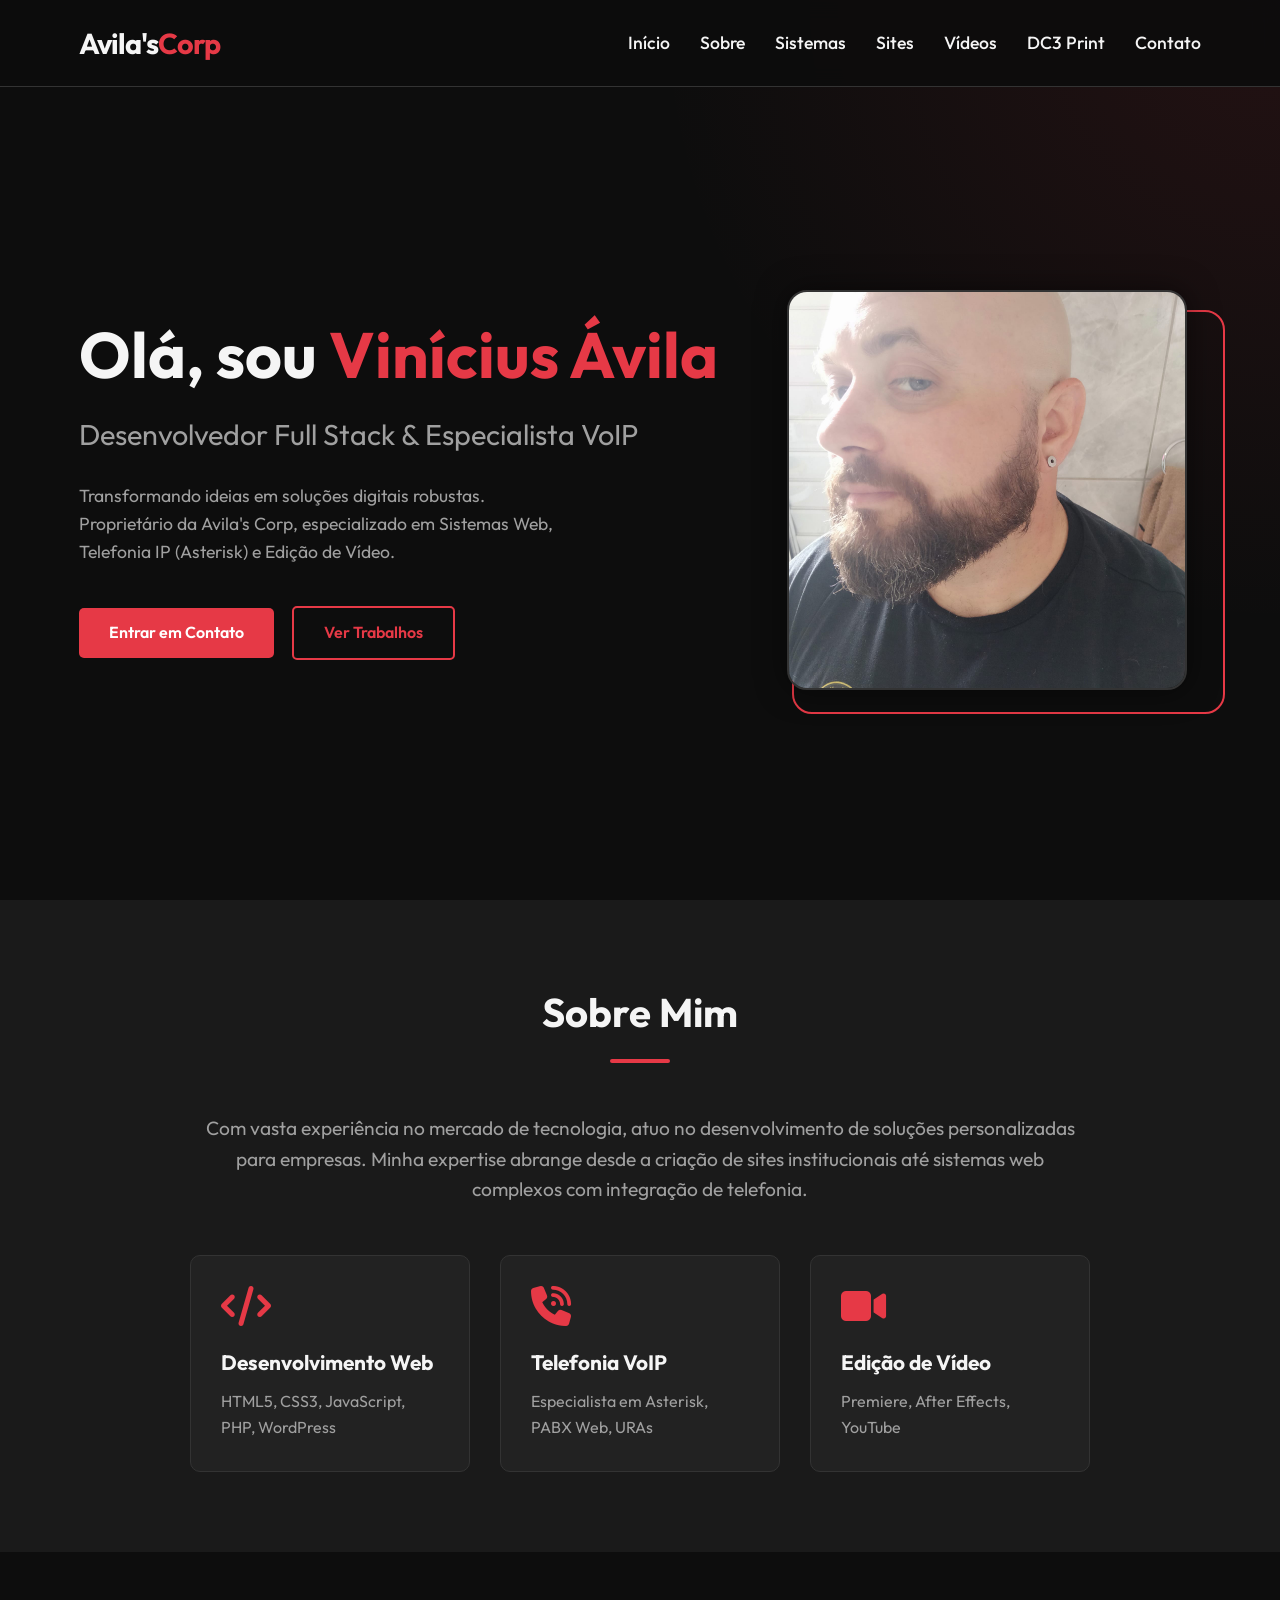
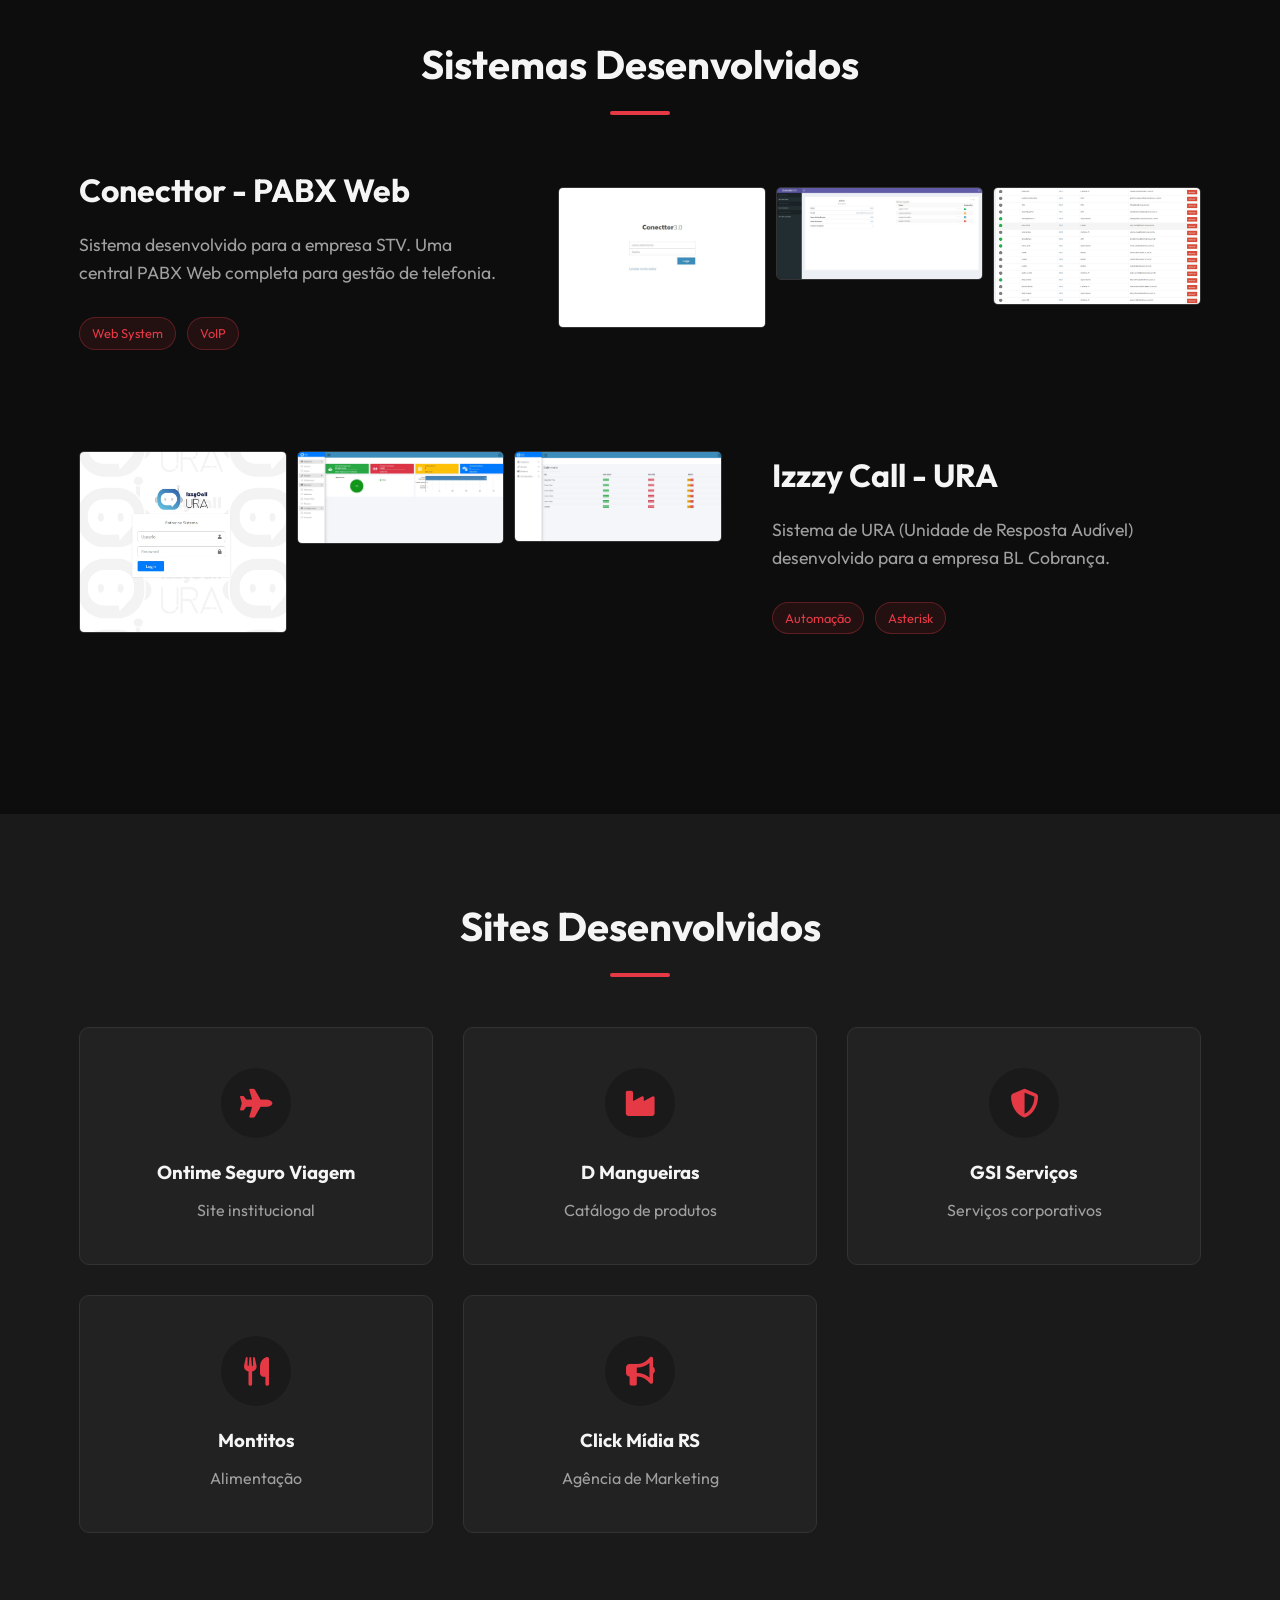
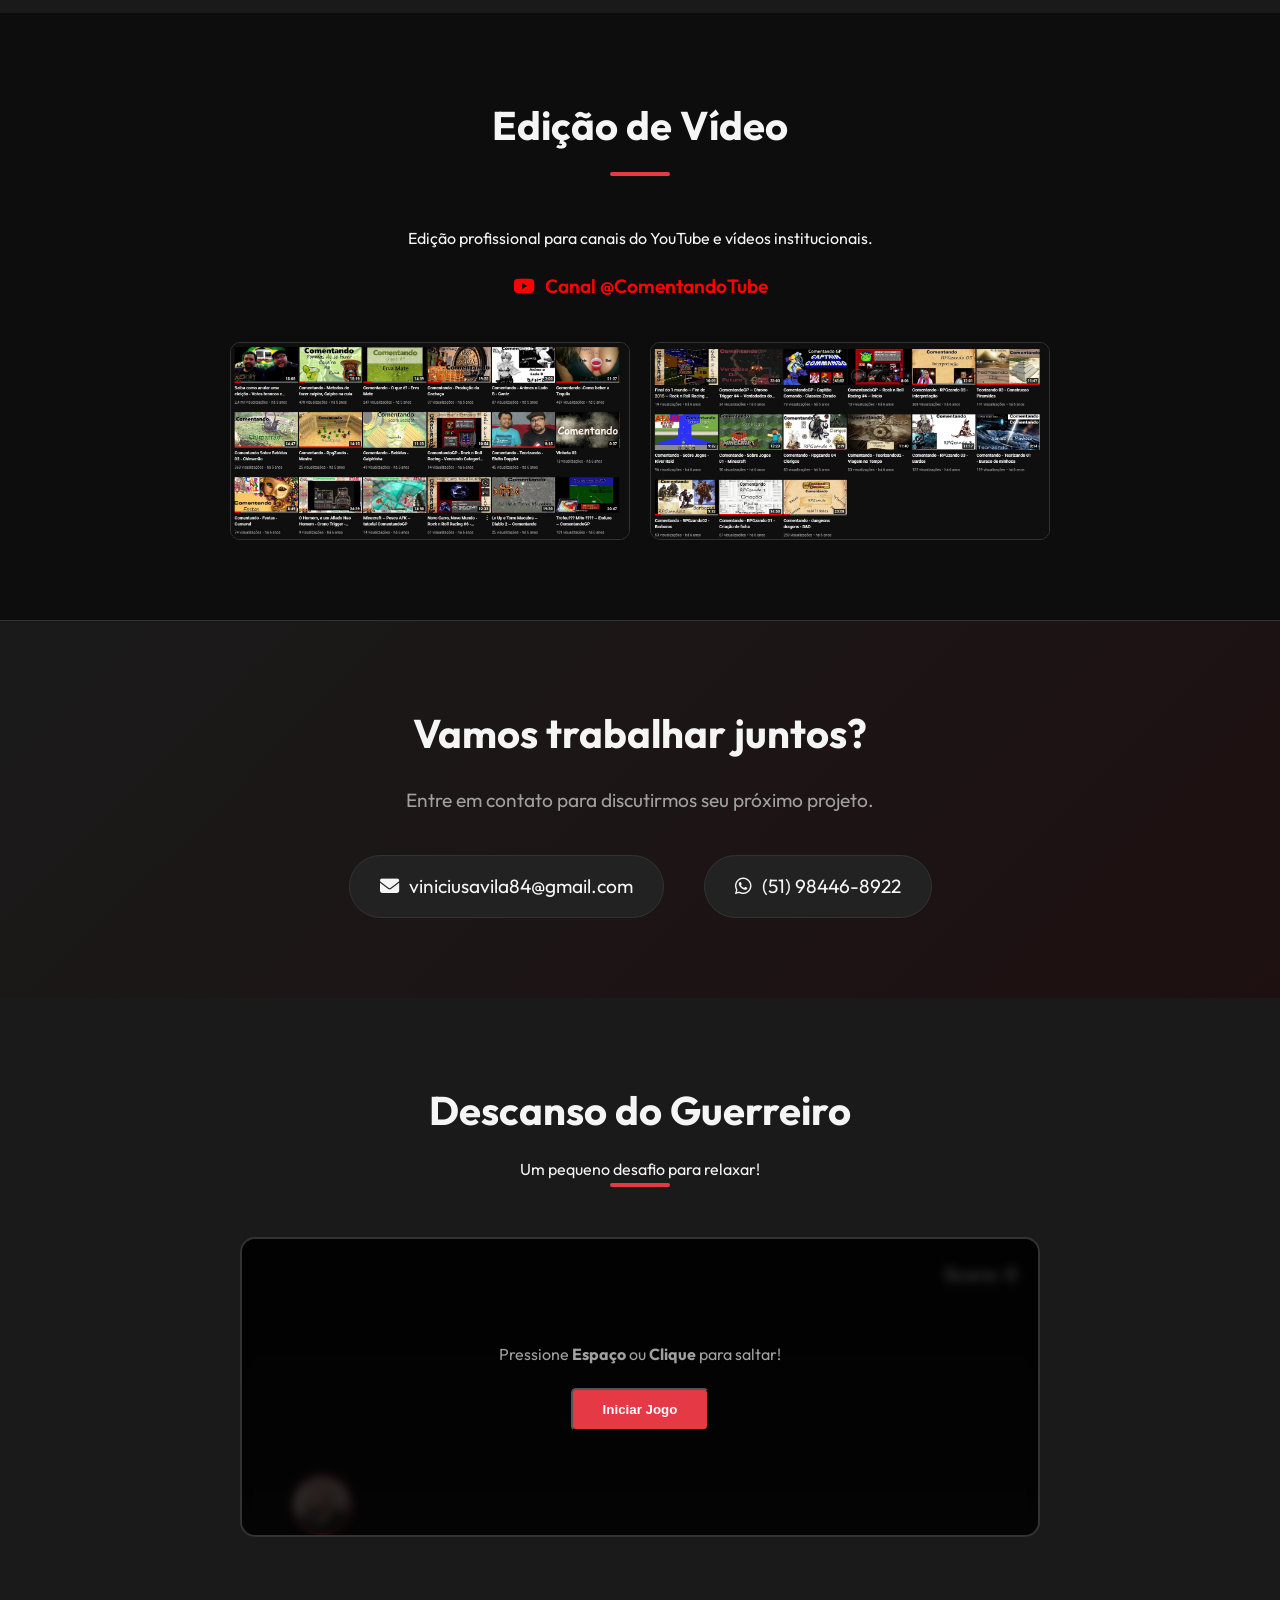
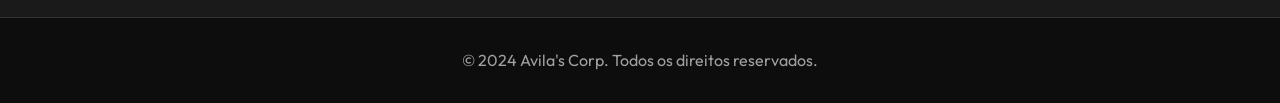
<file: index.html>
<!DOCTYPE html>
<html lang="pt-BR">

<head>
    <meta charset="UTF-8">
    <meta name="viewport" content="width=device-width, initial-scale=1.0">
    <title>Vinicius Avila | Desenvolvedor Web & Editor de Vídeo</title>
    <meta name="description"
        content="Portfólio de Vinicius Avila - Desenvolvedor de Sistemas Web, Especialista em VoIP Asterisk e Editor de Vídeos.">

    <!-- Fonts -->
    <link rel="preconnect" href="https://fonts.googleapis.com">
    <link rel="preconnect" href="https://fonts.gstatic.com" crossorigin>
    <link href="https://fonts.googleapis.com/css2?family=Outfit:wght@300;400;600;700&display=swap" rel="stylesheet">

    <!-- Icons -->
    <link rel="stylesheet" href="https://cdnjs.cloudflare.com/ajax/libs/font-awesome/6.4.0/css/all.min.css">

    <!-- Styles -->
    <link rel="stylesheet" href="style.css?v=1.3">
    <style>
        /* Fallback Game Styles */
        .game-container {
            width: 100% !important;
            max-width: 800px !important;
            height: 300px !important;
            background: linear-gradient(180deg, #0a0a0a 0%, #151515 100%) !important;
            margin: 0 auto !important;
            border-radius: 15px !important;
            border: 2px solid #333 !important;
            position: relative !important;
            overflow: hidden !important;
            cursor: pointer !important;
            display: block !important;
        }

        .player {
            position: absolute !important;
            bottom: 0;
            left: 50px !important;
            width: 60px !important;
            height: 60px !important;
            border-radius: 50% !important;
            overflow: hidden !important;
            border: 2px solid #E63946 !important;
            z-index: 10 !important;
        }

        .player img {
            width: 100% !important;
            height: 100% !important;
            object-fit: cover !important;
        }

        .obstacle {
            position: absolute !important;
            bottom: 0 !important;
            right: -50px !important;
            width: 30px !important;
            height: 30px !important;
            background-color: #555 !important;
            border-radius: 5px !important;
            z-index: 5 !important;
        }

        #score {
            position: absolute !important;
            top: 20px !important;
            right: 20px !important;
            font-weight: 700 !important;
            font-size: 1.2rem !important;
            color: #f5f5f5 !important;
            z-index: 15 !important;
        }

        .jumping {
            animation: jump 0.5s linear !important;
        }

        @keyframes jump {
            0% {
                bottom: 0;
            }

            30% {
                bottom: 100px;
            }

            70% {
                bottom: 100px;
            }

            100% {
                bottom: 0;
            }
        }

        .hidden {
            display: none !important;
        }
    </style>
</head>

<body>
    <header id="header">
        <nav class="container nav-container">
            <a href="#" class="logo">Avila's<span class="accent">Corp</span></a>
            <div class="menu-toggle" id="mobile-menu">
                <span class="bar"></span>
                <span class="bar"></span>
                <span class="bar"></span>
            </div>
            <ul class="nav-list">
                <li><a href="#home">Início</a></li>
                <li><a href="#about">Sobre</a></li>
                <li><a href="#systems">Sistemas</a></li>
                <li><a href="#websites">Sites</a></li>
                <li><a href="#videos">Vídeos</a></li>
                <li><a href="DC3Print/index.html">DC3 Print</a></li>
                <li><a href="#contact">Contato</a></li>
            </ul>
        </nav>
    </header>

    <main>
        <!-- Hero Section -->
        <section id="home" class="hero">
            <div class="container hero-container">
                <div class="hero-content">
                    <h1>Olá, sou <span class="accent">Vinícius Ávila</span></h1>
                    <h2>Desenvolvedor Full Stack & Especialista VoIP</h2>
                    <p>Transformando ideias em soluções digitais robustas. Proprietário da Avila's Corp, especializado
                        em Sistemas Web, Telefonia IP (Asterisk) e Edição de Vídeo.</p>
                    <div class="hero-buttons">
                        <a href="#contact" class="btn btn-primary">Entrar em Contato</a>
                        <a href="#systems" class="btn btn-outline">Ver Trabalhos</a>
                    </div>
                </div>
                <div class="hero-image">
                    <div class="img-wrapper">
                        <img src="midias/foto_vinicius.jpeg" alt="Vinicius Avila">
                    </div>
                </div>
            </div>
        </section>

        <!-- About Section -->
        <section id="about" class="section-padding bg-darker">
            <div class="container">
                <div class="section-header">
                    <h2>Sobre Mim</h2>
                    <div class="line"></div>
                </div>
                <div class="about-content">
                    <div class="about-text">
                        <p>Com vasta experiência no mercado de tecnologia, atuo no desenvolvimento de soluções
                            personalizadas para empresas. Minha expertise abrange desde a criação de sites
                            institucionais até sistemas web complexos com integração de telefonia.</p>
                        <div class="skills-grid">
                            <div class="skill-card">
                                <i class="fa-solid fa-code"></i>
                                <h3>Desenvolvimento Web</h3>
                                <p>HTML5, CSS3, JavaScript, PHP, WordPress</p>
                            </div>
                            <div class="skill-card">
                                <i class="fa-solid fa-phone-volume"></i>
                                <h3>Telefonia VoIP</h3>
                                <p>Especialista em Asterisk, PABX Web, URAs</p>
                            </div>
                            <div class="skill-card">
                                <i class="fa-solid fa-video"></i>
                                <h3>Edição de Vídeo</h3>
                                <p>Premiere, After Effects, YouTube</p>
                            </div>
                        </div>
                    </div>
                </div>
            </div>
        </section>

        <!-- Systems Section -->
        <section id="systems" class="section-padding">
            <div class="container">
                <div class="section-header">
                    <h2>Sistemas Desenvolvidos</h2>
                    <div class="line"></div>
                </div>

                <div class="project-block">
                    <div class="project-info">
                        <h3>Conecttor - PABX Web</h3>
                        <p>Sistema desenvolvido para a empresa STV. Uma central PABX Web completa para gestão de
                            telefonia.</p>
                        <span class="tag">Web System</span>
                        <span class="tag">VoIP</span>
                    </div>
                    <div class="project-gallery">
                        <img src="midias/conecttor/conecttor1.jpg" alt="Sistema Conecttor Tela 1">
                        <img src="midias/conecttor/conecttor2.jpg" alt="Sistema Conecttor Tela 2">
                        <img src="midias/conecttor/conecttor3.jpg" alt="Sistema Conecttor Tela 3">
                    </div>
                </div>

                <div class="project-block reverse">
                    <div class="project-info">
                        <h3>Izzzy Call - URA</h3>
                        <p>Sistema de URA (Unidade de Resposta Audível) desenvolvido para a empresa BL Cobrança.</p>
                        <span class="tag">Automação</span>
                        <span class="tag">Asterisk</span>
                    </div>
                    <div class="project-gallery">
                        <img src="midias/izzycall/izzy1.jpg" alt="Sistema Izzy Call Tela 1">
                        <img src="midias/izzycall/izzy2.jpg" alt="Sistema Izzy Call Tela 2">
                        <img src="midias/izzycall/izzy3.jpg" alt="Sistema Izzy Call Tela 3">
                    </div>
                </div>
            </div>
        </section>

        <!-- Websites Section -->
        <section id="websites" class="section-padding bg-darker">
            <div class="container">
                <div class="section-header">
                    <h2>Sites Desenvolvidos</h2>
                    <div class="line"></div>
                </div>
                <div class="sites-grid">
                    <a href="https://www.ontimeseguroviagem.com.br/" target="_blank" class="site-card">
                        <div class="icon"><i class="fa-solid fa-plane"></i></div>
                        <h3>Ontime Seguro Viagem</h3>
                        <p>Site institucional</p>
                        <div class="link-arrow"><i class="fa-solid fa-arrow-up-right-from-square"></i></div>
                    </a>
                    <a href="https://www.dmangueiraseconexoes.vfx.net.br/site" target="_blank" class="site-card">
                        <div class="icon"><i class="fa-solid fa-industry"></i></div>
                        <h3>D Mangueiras</h3>
                        <p>Catálogo de produtos</p>
                        <div class="link-arrow"><i class="fa-solid fa-arrow-up-right-from-square"></i></div>
                    </a>
                    <a href="GSI/index.html" target="_blank" rel="noopener noreferrer" class="site-card">
                        <div class="icon"><i class="fa-solid fa-shield-halved"></i></div>
                        <h3>GSI Serviços</h3>
                        <p>Serviços corporativos</p>
                        <div class="link-arrow"><i class="fa-solid fa-arrow-up-right-from-square"></i></div>
                    </a>
                    <a href="http://www.montitos.com.br" target="_blank" class="site-card">
                        <div class="icon"><i class="fa-solid fa-utensils"></i></div>
                        <h3>Montitos</h3>
                        <p>Alimentação</p>
                        <div class="link-arrow"><i class="fa-solid fa-arrow-up-right-from-square"></i></div>
                    </a>
                    <a href="http://www.clickmidiars.com.br" target="_blank" class="site-card">
                        <div class="icon"><i class="fa-solid fa-bullhorn"></i></div>
                        <h3>Click Mídia RS</h3>
                        <p>Agência de Marketing</p>
                        <div class="link-arrow"><i class="fa-solid fa-arrow-up-right-from-square"></i></div>
                    </a>
                </div>
            </div>
        </section>

        <!-- Video Editing Section -->
        <section id="videos" class="section-padding">
            <div class="container">
                <div class="section-header">
                    <h2>Edição de Vídeo</h2>
                    <div class="line"></div>
                </div>
                <div class="video-content">
                    <div class="video-text">
                        <p>Edição profissional para canais do YouTube e vídeos institucionais.</p>
                        <a href="https://www.youtube.com/@ComentandoTube" target="_blank" class="channel-link">
                            <i class="fa-brands fa-youtube"></i>
                            <span>Canal @ComentandoTube</span>
                        </a>
                    </div>
                    <div class="video-gallery">
                        <img src="midias/comentando/comentando1.jpg" alt="Thumb Video 1">
                        <img src="midias/comentando/comentando2.jpg" alt="Thumb Video 2">
                    </div>
                </div>
            </div>
        </section>

        <!-- Contact Section -->
        <section id="contact" class="section-padding bg-accent-soft">
            <div class="container">
                <div class="contact-wrapper">
                    <h2>Vamos trabalhar juntos?</h2>
                    <p>Entre em contato para discutirmos seu próximo projeto.</p>
                    <div class="contact-info">
                        <a href="mailto:viniciusavila84@gmail.com" class="contact-item">
                            <i class="fa-solid fa-envelope"></i>
                            viniciusavila84@gmail.com
                        </a>
                        <a href="https://wa.me/5551984468922" target="_blank" class="contact-item">
                            <i class="fa-brands fa-whatsapp"></i>
                            (51) 98446-8922
                        </a>
                    </div>
                </div>
            </div>
        </section>
        <!-- Game Section -->
        <section id="game-section" class="section-padding bg-darker">
            <div class="container">
                <div class="section-header">
                    <h2>Descanso do Guerreiro</h2>
                    <p>Um pequeno desafio para relaxar!</p>
                    <div class="line"></div>
                </div>
                <div class="game-container" id="game-canvas">
                    <div id="player" class="player">
                        <img src="midias/foto_vinicius.jpeg" alt="Vinicius"
                            style="width: 100%; height: 100%; object-fit: cover;">
                    </div>
                    <div id="score">Score: 0</div>
                    <div id="game-over-overlay" class="hidden">
                        <h3>Fim de Jogo!</h3>
                        <p id="final-score">Pontuação: 0</p>
                        <button id="restart-btn" class="btn btn-primary">Tentar Novamente</button>
                    </div>
                    <div id="start-overlay">
                        <p>Pressione <strong>Espaço</strong> ou <strong>Clique</strong> para saltar!</p>
                        <button id="start-btn" class="btn btn-primary">Iniciar Jogo</button>
                    </div>
                </div>
            </div>
        </section>
    </main>

    <footer>
        <div class="container">
            <p>&copy; 2024 Avila's Corp. Todos os direitos reservados.</p>
            <div class="socials">
                <!-- Add other social links if available -->
            </div>
        </div>
    </footer>

    <script src="script.js"></script>
    <script src="game.js?v=1.3"></script>
</body>

</html>
</file>
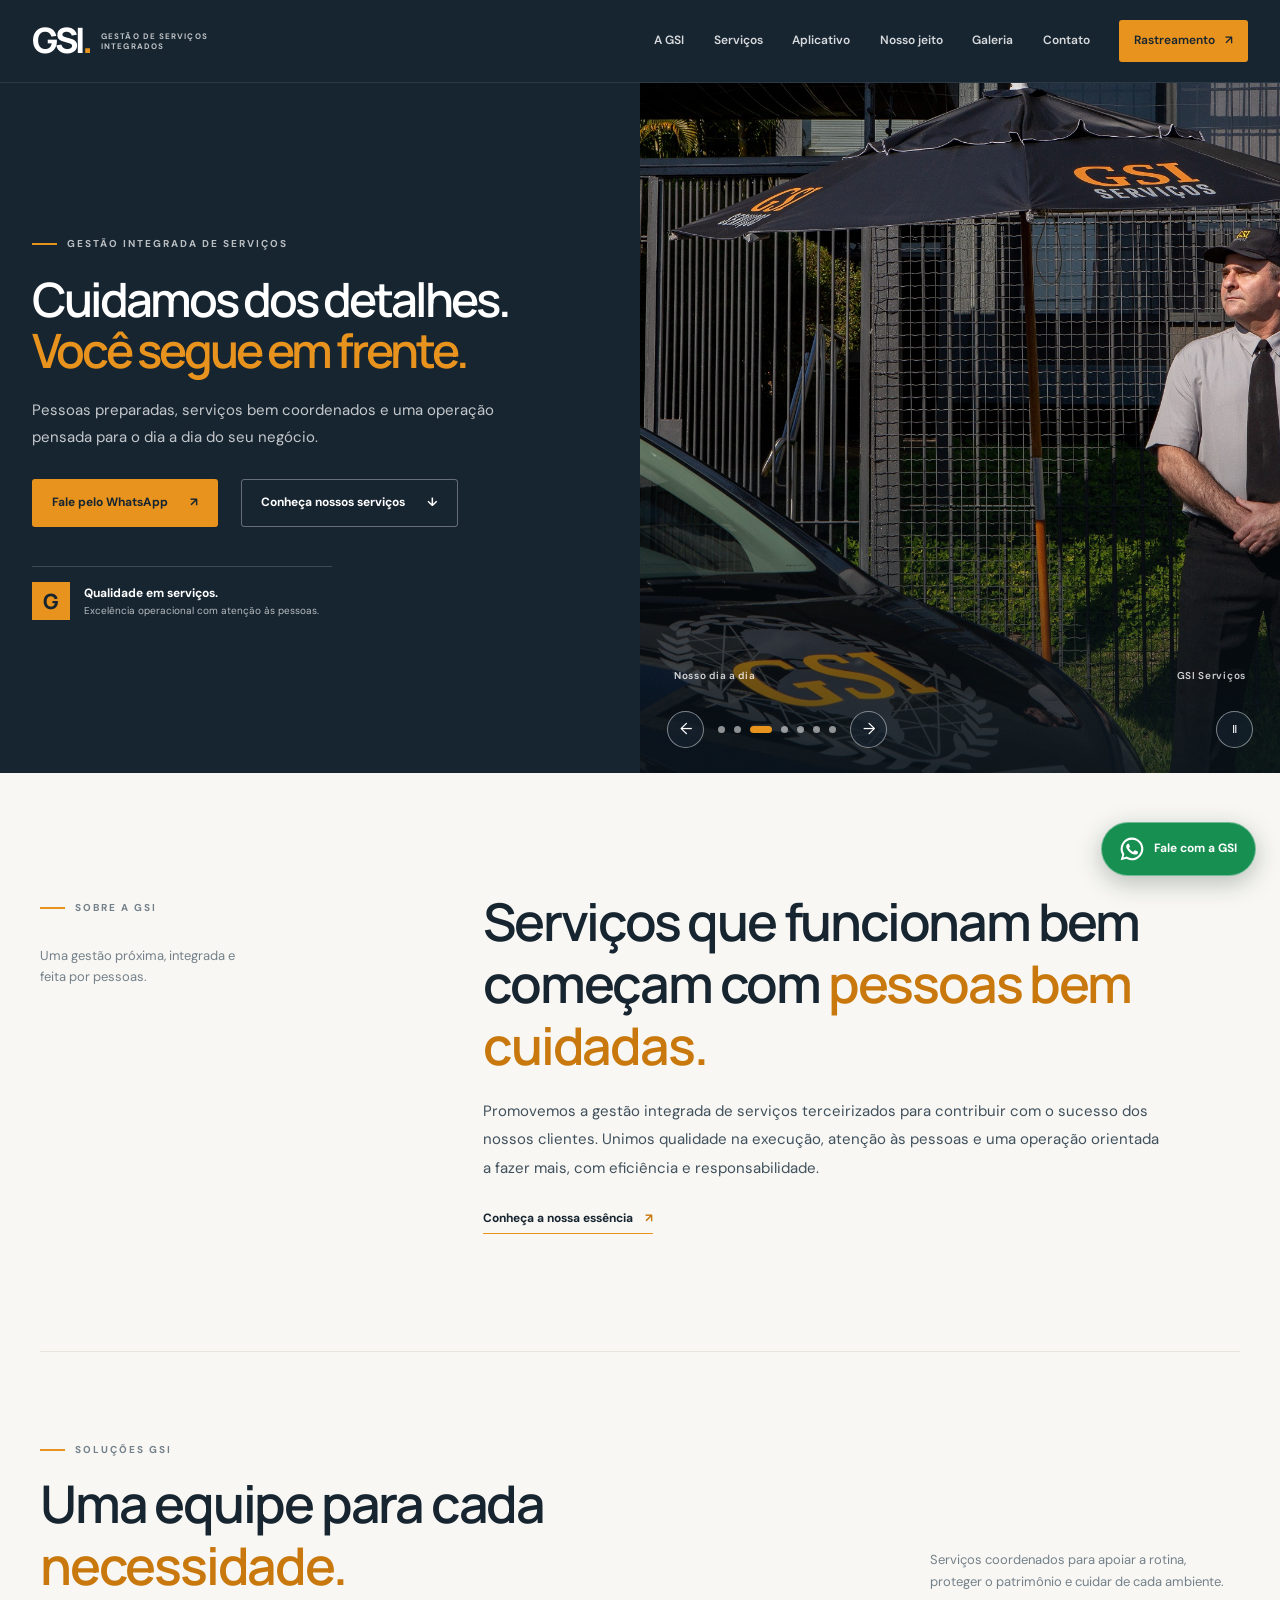
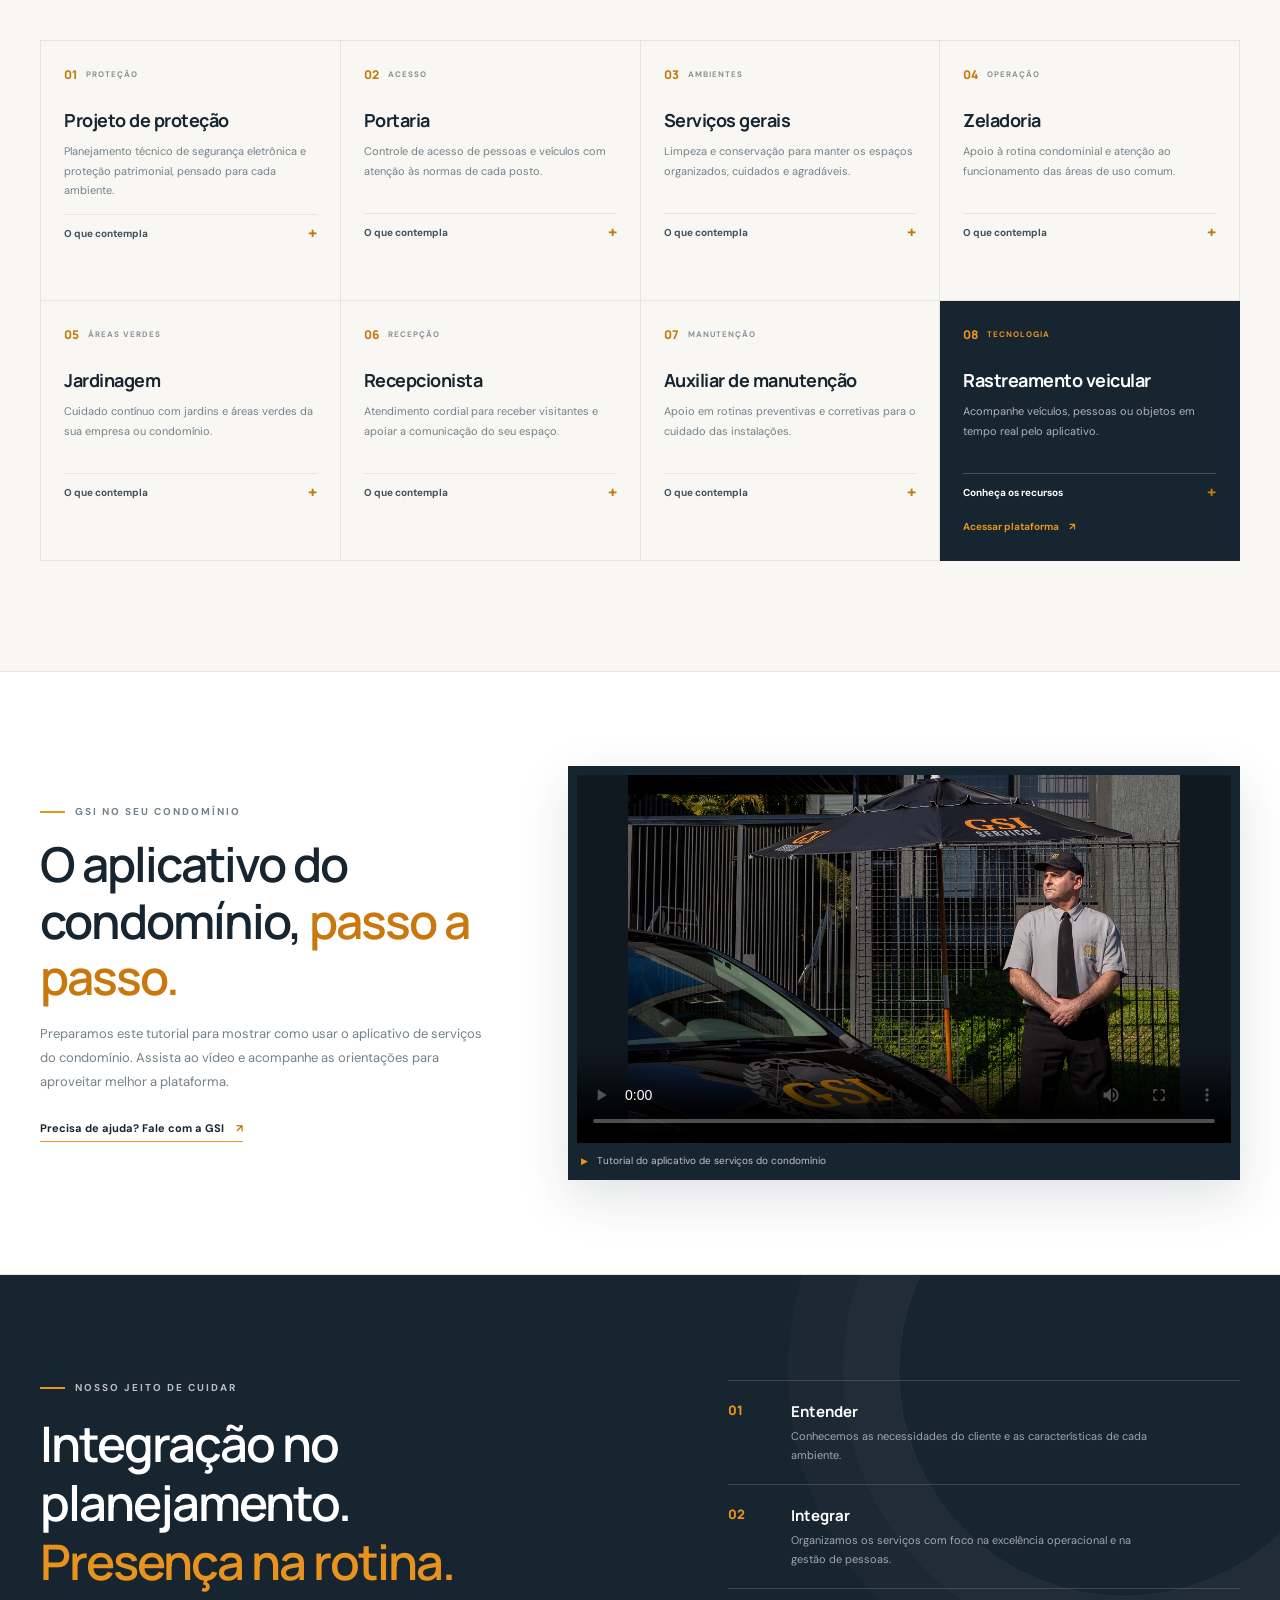
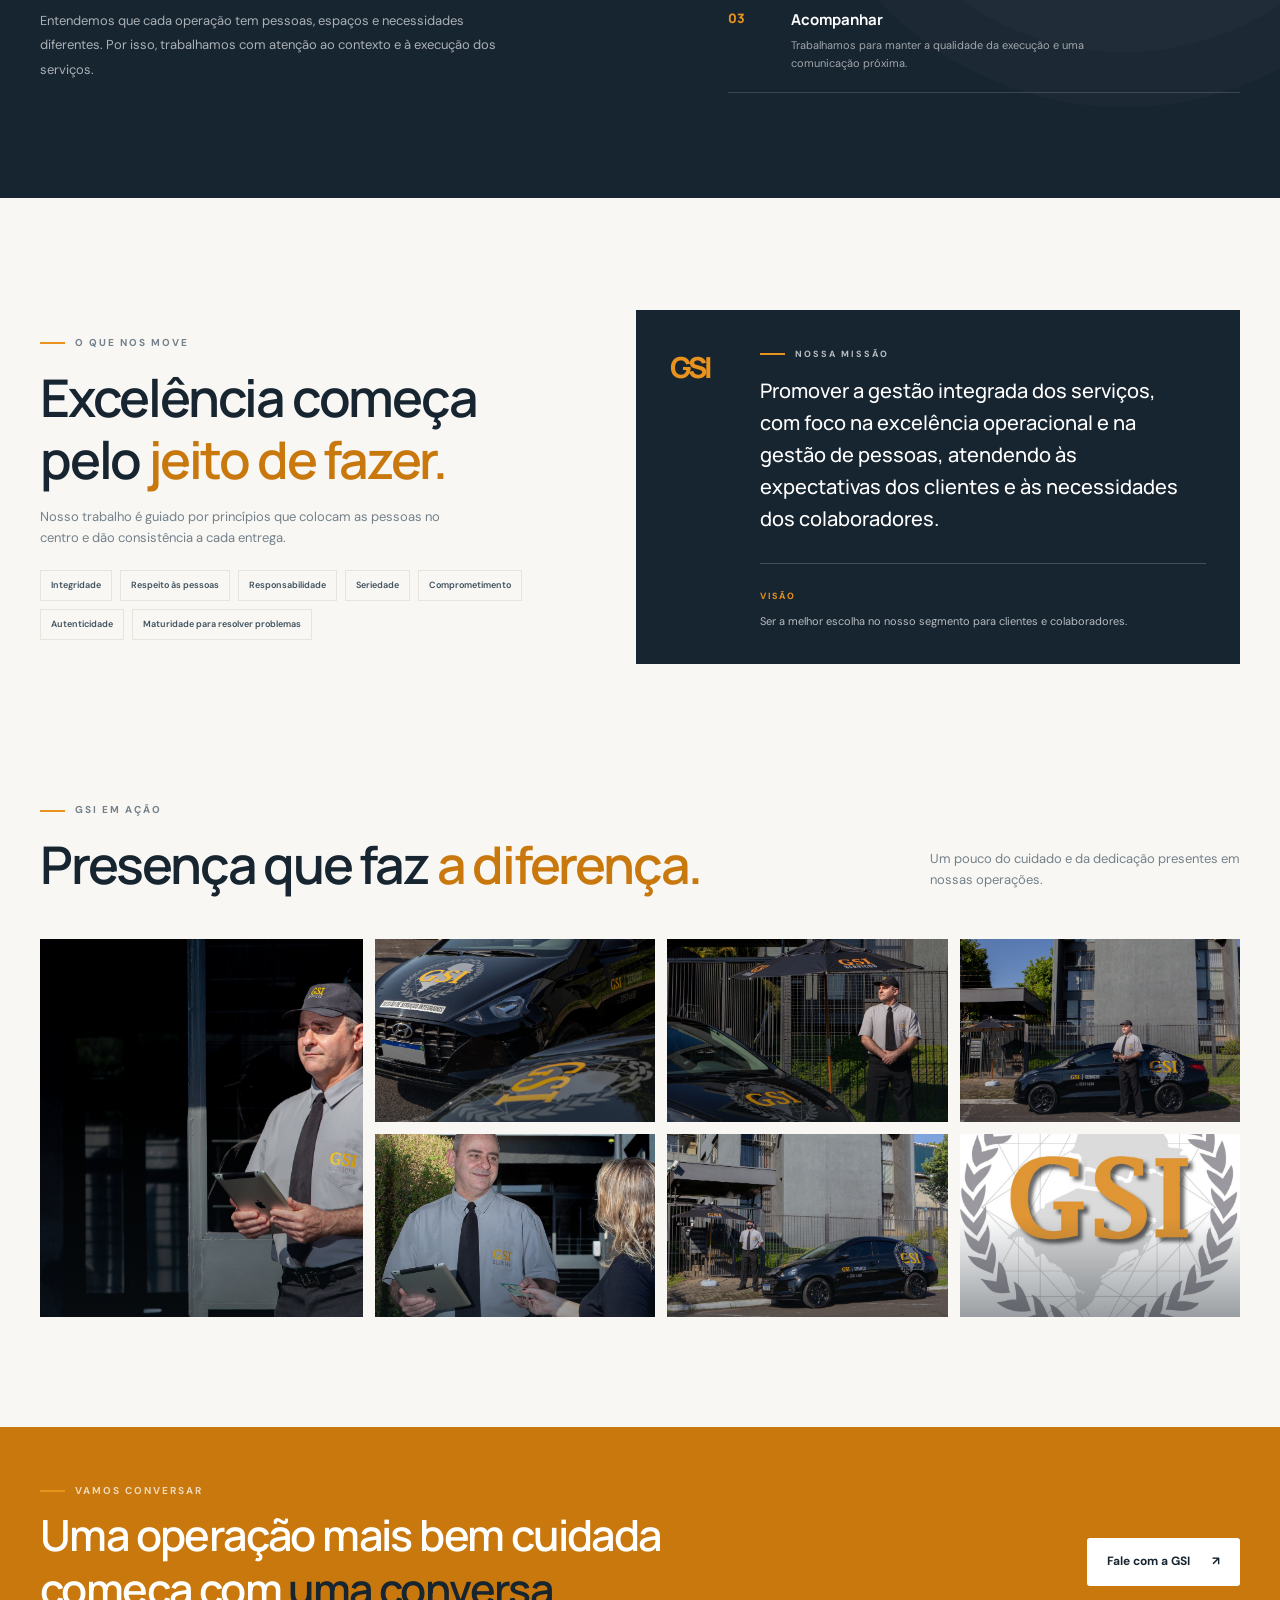
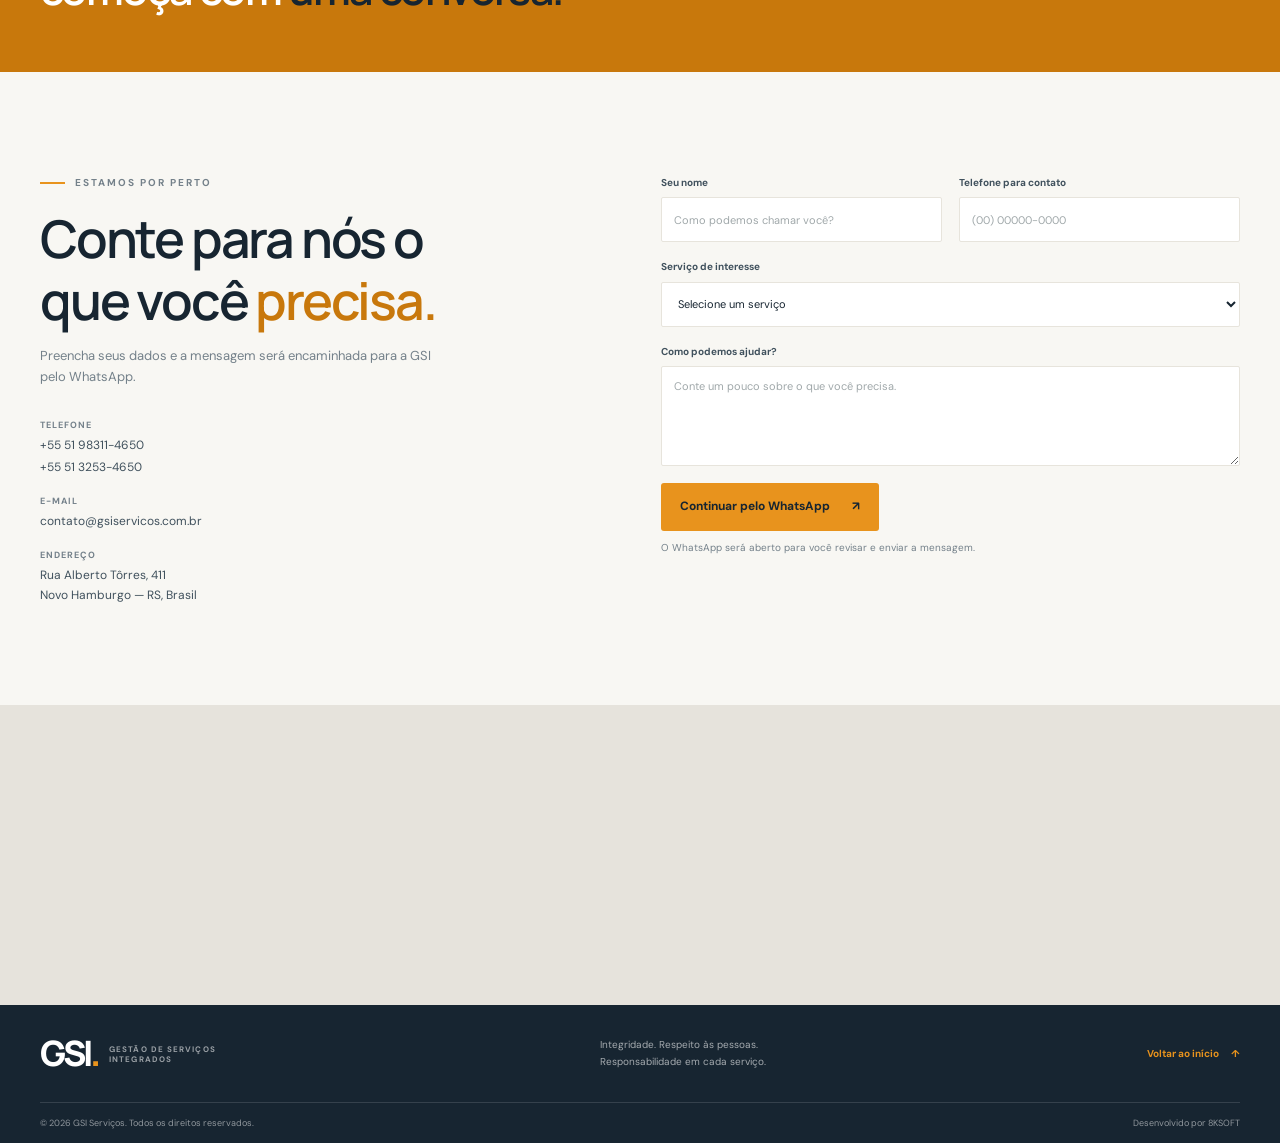
<file: GSI/index.html>
<!doctype html>
<html lang="pt-BR">
  <head>
    <meta charset="utf-8">
    <meta name="viewport" content="width=device-width, initial-scale=1">
    <meta name="theme-color" content="#172531">
    <meta name="description" content="A GSI integra serviços de portaria, limpeza, zeladoria, manutenção, jardinagem, proteção patrimonial e rastreamento veicular.">
    <title>GSI Serviços | Gestão integrada, cuidado em cada detalhe</title>
    <link rel="icon" type="image/x-icon" href="assets/img/favicon.ico">
    <link rel="preconnect" href="https://fonts.googleapis.com">
    <link rel="preconnect" href="https://fonts.gstatic.com" crossorigin>
    <link href="https://fonts.googleapis.com/css2?family=DM+Sans:wght@400;500;600;700&family=Manrope:wght@400;500;600;700;800&display=swap" rel="stylesheet">
    <link rel="stylesheet" href="css/styles.css">
    <script src="js/scripts.js" defer></script>
  </head>
  <body>
    <a class="skip-link" href="#conteudo">Pular para o conteúdo</a>

    <header class="site-header" id="topo">
      <div class="header-inner">
        <a class="brand" href="#topo" aria-label="GSI Serviços — início">
          <span class="brand-mark" aria-hidden="true">GSI<span>.</span></span>
          <span class="brand-caption">GESTÃO DE SERVIÇOS INTEGRADOS</span>
        </a>

        <button class="menu-toggle" type="button" aria-expanded="false" aria-controls="main-nav" aria-label="Abrir menu">
          <span></span><span></span>
        </button>

        <nav class="main-nav" id="main-nav" aria-label="Navegação principal">
          <a href="#sobre">A GSI</a>
          <a href="#servicos">Serviços</a>
          <a href="#aplicativo">Aplicativo</a>
          <a href="#estrutura">Nosso jeito</a>
          <a href="#fotos">Galeria</a>
          <a href="#contato">Contato</a>
          <a class="nav-tracking" href="https://10659-gsi.fulltrackapp.com/" target="_blank" rel="noopener noreferrer">Rastreamento <span aria-hidden="true">↗</span></a>
        </nav>
      </div>
    </header>

    <main id="conteudo">
      <section class="hero" aria-labelledby="hero-title">
        <div class="hero-content">
          <p class="eyebrow"><span></span> Gestão integrada de serviços</p>
          <h1 id="hero-title">Cuidamos dos detalhes.<br><em>Você segue em frente.</em></h1>
          <p class="hero-copy">Pessoas preparadas, serviços bem coordenados e uma operação pensada para o dia a dia do seu negócio.</p>
          <div class="hero-actions">
            <a class="button button-primary" href="https://api.whatsapp.com/send?phone=5551983114650" target="_blank" rel="noopener noreferrer">Fale pelo WhatsApp <span aria-hidden="true">↗</span></a>
            <a class="button button-quiet" href="#servicos">Conheça nossos serviços <span aria-hidden="true">↓</span></a>
          </div>
          <div class="hero-note">
            <span class="hero-note-mark" aria-hidden="true">G</span>
            <p><strong>Qualidade em serviços.</strong><br>Excelência operacional com atenção às pessoas.</p>
          </div>
        </div>
        <div class="hero-carousel" id="hero-carousel" role="region" aria-roledescription="carrossel" aria-label="Fotos das operações da GSI">
          <div class="carousel-slides" aria-live="off">
            <figure class="carousel-slide is-active" role="group" aria-roledescription="slide" aria-label="1 de 7">
              <img src="assets/img/fotos/foto1.JPG" alt="Profissional da GSI em serviço" fetchpriority="high">
            </figure>
            <figure class="carousel-slide" role="group" aria-roledescription="slide" aria-label="2 de 7" aria-hidden="true">
              <img src="assets/img/fotos/foto2.JPG" alt="Equipe e operação da GSI" loading="lazy">
            </figure>
            <figure class="carousel-slide" role="group" aria-roledescription="slide" aria-label="3 de 7" aria-hidden="true">
              <img src="assets/img/fotos/foto3.JPG" alt="Serviços GSI em operação" loading="lazy">
            </figure>
            <figure class="carousel-slide" role="group" aria-roledescription="slide" aria-label="4 de 7" aria-hidden="true">
              <img src="assets/img/fotos/foto4.JPG" alt="Profissional e estrutura de atendimento GSI" loading="lazy">
            </figure>
            <figure class="carousel-slide" role="group" aria-roledescription="slide" aria-label="5 de 7" aria-hidden="true">
              <img src="assets/img/fotos/foto5.JPG" alt="Detalhe de uma operação GSI" loading="lazy">
            </figure>
            <figure class="carousel-slide" role="group" aria-roledescription="slide" aria-label="6 de 7" aria-hidden="true">
              <img src="assets/img/fotos/foto6.JPG" alt="Atuação dos profissionais GSI" loading="lazy">
            </figure>
            <figure class="carousel-slide" role="group" aria-roledescription="slide" aria-label="7 de 7" aria-hidden="true">
              <img src="assets/img/fotos/foto7.JPG" alt="Equipe GSI em atividade" loading="lazy">
            </figure>
          </div>
          <div class="carousel-caption" aria-hidden="true"><span>Nosso dia a dia</span><span>GSI Serviços</span></div>
          <div class="carousel-controls" aria-label="Controles do carrossel">
            <button class="carousel-arrow" type="button" data-carousel-prev aria-label="Foto anterior"><span aria-hidden="true">←</span></button>
            <div class="carousel-dots" aria-label="Escolher foto">
              <button class="carousel-dot is-active" type="button" data-carousel-slide="0" aria-label="Mostrar foto 1 de 7" aria-current="true"></button>
              <button class="carousel-dot" type="button" data-carousel-slide="1" aria-label="Mostrar foto 2 de 7"></button>
              <button class="carousel-dot" type="button" data-carousel-slide="2" aria-label="Mostrar foto 3 de 7"></button>
              <button class="carousel-dot" type="button" data-carousel-slide="3" aria-label="Mostrar foto 4 de 7"></button>
              <button class="carousel-dot" type="button" data-carousel-slide="4" aria-label="Mostrar foto 5 de 7"></button>
              <button class="carousel-dot" type="button" data-carousel-slide="5" aria-label="Mostrar foto 6 de 7"></button>
              <button class="carousel-dot" type="button" data-carousel-slide="6" aria-label="Mostrar foto 7 de 7"></button>
            </div>
            <button class="carousel-arrow" type="button" data-carousel-next aria-label="Próxima foto"><span aria-hidden="true">→</span></button>
            <button class="carousel-play" type="button" data-carousel-toggle aria-label="Pausar apresentação" aria-pressed="false"><span aria-hidden="true">Ⅱ</span></button>
          </div>
        </div>
      </section>

      <section class="intro section-wrap" id="sobre" aria-labelledby="about-title">
        <div class="intro-label">
          <p class="eyebrow eyebrow-dark"><span></span> Sobre a GSI</p>
          <p class="intro-aside">Uma gestão próxima, integrada e feita por pessoas.</p>
        </div>
        <div class="intro-main">
          <h2 id="about-title">Serviços que funcionam bem começam com <em>pessoas bem cuidadas.</em></h2>
          <p>Promovemos a gestão integrada de serviços terceirizados para contribuir com o sucesso dos nossos clientes. Unimos qualidade na execução, atenção às pessoas e uma operação orientada a fazer mais, com eficiência e responsabilidade.</p>
          <a class="text-link" href="#estrutura">Conheça a nossa essência <span aria-hidden="true">↗</span></a>
        </div>
      </section>

      <section class="services-section section-wrap" id="servicos" aria-labelledby="services-title">
        <div class="section-heading">
          <div>
            <p class="eyebrow eyebrow-dark"><span></span> Soluções GSI</p>
            <h2 id="services-title">Uma equipe para cada <em>necessidade.</em></h2>
          </div>
          <p>Serviços coordenados para apoiar a rotina, proteger o patrimônio e cuidar de cada ambiente.</p>
        </div>

        <div class="services-grid">
          <article class="service-card">
            <span class="service-index">01 <span>PROTEÇÃO</span></span>
            <h3>Projeto de proteção</h3>
            <p>Planejamento técnico de segurança eletrônica e proteção patrimonial, pensado para cada ambiente.</p>
            <details><summary>O que contempla</summary><p>Soluções como detecção de intrusão, controle de acesso e circuito fechado de televisão com monitoramento remoto — com foco em reduzir vulnerabilidades, perdas e custos.</p></details>
          </article>
          <article class="service-card">
            <span class="service-index">02 <span>ACESSO</span></span>
            <h3>Portaria</h3>
            <p>Controle de acesso de pessoas e veículos com atenção às normas de cada posto.</p>
            <details><summary>O que contempla</summary><p>Recepção e identificação de visitantes, registro de entradas e saídas, orientação de acesso, controle de portões e comunicação de ocorrências.</p></details>
          </article>
          <article class="service-card">
            <span class="service-index">03 <span>AMBIENTES</span></span>
            <h3>Serviços gerais</h3>
            <p>Limpeza e conservação para manter os espaços organizados, cuidados e agradáveis.</p>
            <details><summary>O que contempla</summary><p>Rotinas de limpeza, retirada de resíduos, conservação dos ambientes e cuidado com os materiais e equipamentos utilizados no serviço.</p></details>
          </article>
          <article class="service-card">
            <span class="service-index">04 <span>OPERAÇÃO</span></span>
            <h3>Zeladoria</h3>
            <p>Apoio à rotina condominial e atenção ao funcionamento das áreas de uso comum.</p>
            <details><summary>O que contempla</summary><p>Inspeção das áreas comuns e das instalações, acompanhamento de rotinas, apoio ao síndico e comunicação de situações que precisam de atenção.</p></details>
          </article>
          <article class="service-card">
            <span class="service-index">05 <span>ÁREAS VERDES</span></span>
            <h3>Jardinagem</h3>
            <p>Cuidado contínuo com jardins e áreas verdes da sua empresa ou condomínio.</p>
            <details><summary>O que contempla</summary><p>Manutenção de gramados e canteiros, rega, plantio, adubação, conservação e poda nas épocas adequadas.</p></details>
          </article>
          <article class="service-card">
            <span class="service-index">06 <span>RECEPÇÃO</span></span>
            <h3>Recepcionista</h3>
            <p>Atendimento cordial para receber visitantes e apoiar a comunicação do seu espaço.</p>
            <details><summary>O que contempla</summary><p>Atendimento e direcionamento de ligações, registro e transmissão de recados e apoio ao controle de correspondências.</p></details>
          </article>
          <article class="service-card">
            <span class="service-index">07 <span>MANUTENÇÃO</span></span>
            <h3>Auxiliar de manutenção</h3>
            <p>Apoio em rotinas preventivas e corretivas para o cuidado das instalações.</p>
            <details><summary>O que contempla</summary><p>Verificação de instalações elétricas e hidráulicas, troca de lâmpadas, identificação de vazamentos e inspeção de cercas, muros e equipamentos.</p></details>
          </article>
          <article class="service-card service-card-dark">
            <span class="service-index">08 <span>TECNOLOGIA</span></span>
            <h3>Rastreamento veicular</h3>
            <p>Acompanhe veículos, pessoas ou objetos em tempo real pelo aplicativo.</p>
            <details><summary>Conheça os recursos</summary><p>Acesso a posições e trajetos, alertas de ignição e cercas eletrônicas e comandos de bloqueio e desbloqueio pelo celular.</p></details>
            <a class="card-link" href="https://10659-gsi.fulltrackapp.com/" target="_blank" rel="noopener noreferrer">Acessar plataforma <span aria-hidden="true">↗</span></a>
          </article>
        </div>
      </section>

      <section class="app-tutorial" id="aplicativo" aria-labelledby="app-title">
        <div class="app-tutorial-inner section-wrap">
          <div class="app-tutorial-copy">
            <p class="eyebrow eyebrow-dark"><span></span> GSI no seu condomínio</p>
            <h2 id="app-title">O aplicativo do condomínio, <em>passo a passo.</em></h2>
            <p>Preparamos este tutorial para mostrar como usar o aplicativo de serviços do condomínio. Assista ao vídeo e acompanhe as orientações para aproveitar melhor a plataforma.</p>
            <a class="text-link" href="https://api.whatsapp.com/send?phone=5551983114650&text=Ol%C3%A1%2C%20preciso%20de%20ajuda%20com%20o%20aplicativo%20do%20condom%C3%ADnio." target="_blank" rel="noopener noreferrer">Precisa de ajuda? Fale com a GSI <span aria-hidden="true">↗</span></a>
          </div>
          <div class="app-video-frame">
            <video controls preload="metadata" playsinline poster="assets/img/background.jpg" aria-label="Tutorial de uso do aplicativo de serviços do condomínio">
              <source src="GSI_VIDEO_APP_CONDOMINIO.mp4" type="video/mp4">
              Seu navegador não consegue reproduzir este vídeo =/ <a href="GSI_VIDEO_APP_CONDOMINIO.mp4">Baixe o tutorial do aplicativo</a>.
            </video>
            <p class="video-caption"><span aria-hidden="true">▶</span> Tutorial do aplicativo de serviços do condomínio</p>
          </div>
        </div>
      </section>

      <section class="approach-section" id="estrutura" aria-labelledby="approach-title">
        <div class="approach-inner section-wrap">
          <div class="approach-heading">
            <p class="eyebrow"><span></span> Nosso jeito de cuidar</p>
            <h2 id="approach-title">Integração no planejamento.<br><em>Presença na rotina.</em></h2>
            <p>Entendemos que cada operação tem pessoas, espaços e necessidades diferentes. Por isso, trabalhamos com atenção ao contexto e à execução dos serviços.</p>
          </div>
          <div class="approach-steps">
            <article class="approach-step">
              <span>01</span>
              <div><h3>Entender</h3><p>Conhecemos as necessidades do cliente e as características de cada ambiente.</p></div>
            </article>
            <article class="approach-step">
              <span>02</span>
              <div><h3>Integrar</h3><p>Organizamos os serviços com foco na excelência operacional e na gestão de pessoas.</p></div>
            </article>
            <article class="approach-step">
              <span>03</span>
              <div><h3>Acompanhar</h3><p>Trabalhamos para manter a qualidade da execução e uma comunicação próxima.</p></div>
            </article>
          </div>
        </div>
      </section>

      <section class="values-section section-wrap" aria-labelledby="values-title">
        <div class="values-copy">
          <p class="eyebrow eyebrow-dark"><span></span> O que nos move</p>
          <h2 id="values-title">Excelência começa pelo <em>jeito de fazer.</em></h2>
          <p>Nosso trabalho é guiado por princípios que colocam as pessoas no centro e dão consistência a cada entrega.</p>
          <div class="values-list" aria-label="Valores da GSI">
            <span>Integridade</span><span>Respeito às pessoas</span><span>Responsabilidade</span><span>Seriedade</span><span>Comprometimento</span><span>Autenticidade</span><span>Maturidade para resolver problemas</span>
          </div>
        </div>
        <div class="mission-card">
          <span class="mission-symbol" aria-hidden="true">GSI</span>
          <div>
            <p class="eyebrow"><span></span> Nossa missão</p>
            <p class="mission-text">Promover a gestão integrada dos serviços, com foco na excelência operacional e na gestão de pessoas, atendendo às expectativas dos clientes e às necessidades dos colaboradores.</p>
            <div class="vision-note"><span>Visão</span><p>Ser a melhor escolha no nosso segmento para clientes e colaboradores.</p></div>
          </div>
        </div>
      </section>

      <section class="gallery-section section-wrap" id="fotos" aria-labelledby="gallery-title">
        <div class="section-heading">
          <div>
            <p class="eyebrow eyebrow-dark"><span></span> GSI em ação</p>
            <h2 id="gallery-title">Presença que faz <em>a diferença.</em></h2>
          </div>
          <p>Um pouco do cuidado e da dedicação presentes em nossas operações.</p>
        </div>
        <div class="gallery-grid">
          <a class="gallery-item gallery-item-tall" href="assets/img/fotos/foto1.JPG" target="_blank" rel="noopener noreferrer"><img src="assets/img/fotos/foto1.JPG" alt="Profissional da GSI em serviço" loading="lazy"><span>Ver foto <span aria-hidden="true">↗</span></span></a>
          <a class="gallery-item" href="assets/img/fotos/foto2.JPG" target="_blank" rel="noopener noreferrer"><img src="assets/img/fotos/foto2.JPG" alt="Equipe e operação da GSI" loading="lazy"><span>Ver foto <span aria-hidden="true">↗</span></span></a>
          <a class="gallery-item" href="assets/img/fotos/foto3.JPG" target="_blank" rel="noopener noreferrer"><img src="assets/img/fotos/foto3.JPG" alt="Serviços GSI em operação" loading="lazy"><span>Ver foto <span aria-hidden="true">↗</span></span></a>
          <a class="gallery-item" href="assets/img/fotos/foto4.JPG" target="_blank" rel="noopener noreferrer"><img src="assets/img/fotos/foto4.JPG" alt="Profissional e estrutura de atendimento GSI" loading="lazy"><span>Ver foto <span aria-hidden="true">↗</span></span></a>
          <a class="gallery-item" href="assets/img/fotos/foto5.JPG" target="_blank" rel="noopener noreferrer"><img src="assets/img/fotos/foto5.JPG" alt="Detalhe de uma operação GSI" loading="lazy"><span>Ver foto <span aria-hidden="true">↗</span></span></a>
          <a class="gallery-item" href="assets/img/fotos/foto6.JPG" target="_blank" rel="noopener noreferrer"><img src="assets/img/fotos/foto6.JPG" alt="Atuação dos profissionais GSI" loading="lazy"><span>Ver foto <span aria-hidden="true">↗</span></span></a>
          <a class="gallery-item" href="assets/img/fotos/foto7.JPG" target="_blank" rel="noopener noreferrer"><img src="assets/img/fotos/foto7.JPG" alt="Equipe GSI em atividade" loading="lazy"><span>Ver foto <span aria-hidden="true">↗</span></span></a>
        </div>
      </section>

      <section class="contact-banner" aria-labelledby="banner-title">
        <div class="section-wrap banner-inner">
          <p class="eyebrow"><span></span> Vamos conversar</p>
          <h2 id="banner-title">Uma operação mais bem cuidada começa com <em>uma conversa.</em></h2>
          <a class="button button-light" href="#contato">Fale com a GSI <span aria-hidden="true">↗</span></a>
        </div>
      </section>

      <section class="contact-section section-wrap" id="contato" aria-labelledby="contact-title">
        <div class="contact-intro">
          <p class="eyebrow eyebrow-dark"><span></span> Estamos por perto</p>
          <h2 id="contact-title">Conte para nós o que você <em>precisa.</em></h2>
          <p>Preencha seus dados e a mensagem será encaminhada para a GSI pelo WhatsApp.</p>
          <div class="contact-details">
            <div><span class="detail-label">Telefone</span><a href="tel:+5551983114650">+55 51 98311-4650</a><a href="tel:+555132534650">+55 51 3253-4650</a></div>
            <div><span class="detail-label">E-mail</span><a href="mailto:contato@gsiservicos.com.br">contato@gsiservicos.com.br</a></div>
            <div><span class="detail-label">Endereço</span><span>Rua Alberto Tôrres, 411<br>Novo Hamburgo — RS, Brasil</span></div>
          </div>
        </div>
        <form class="contact-form" id="contact-form">
          <label for="name">Seu nome</label>
          <input id="name" name="name" type="text" autocomplete="name" placeholder="Como podemos chamar você?" required>
          <label for="phone">Telefone para contato</label>
          <input id="phone" name="phone" type="tel" autocomplete="tel" placeholder="(00) 00000-0000" required>
          <label for="service">Serviço de interesse</label>
          <select id="service" name="service" required>
            <option value="" disabled selected>Selecione um serviço</option>
            <option>Projeto de proteção</option><option>Portaria</option><option>Serviços gerais</option><option>Zeladoria</option><option>Jardinagem</option><option>Recepcionista</option><option>Auxiliar de manutenção</option><option>Rastreamento veicular</option><option>Outro assunto</option>
          </select>
          <label for="message">Como podemos ajudar?</label>
          <textarea id="message" name="message" rows="4" placeholder="Conte um pouco sobre o que você precisa." required></textarea>
          <button class="button button-primary form-submit" type="submit">Continuar pelo WhatsApp <span aria-hidden="true">↗</span></button>
          <p class="form-note" id="form-note" aria-live="polite">O WhatsApp será aberto para você revisar e enviar a mensagem.</p>
        </form>
      </section>

      <section class="map-section" aria-label="Localização da GSI">
        <iframe title="Mapa da GSI em Novo Hamburgo" src="https://maps.google.com/maps?q=rua%20alberto%20torres%2C%20411%2C%20novo%20hamburgo&t=&z=15&ie=UTF8&iwloc=&output=embed&hl=pt-br" loading="lazy" referrerpolicy="no-referrer-when-downgrade"></iframe>
      </section>
    </main>

    <footer class="site-footer">
      <div class="footer-main section-wrap">
        <a class="brand brand-footer" href="#topo" aria-label="GSI Serviços — voltar ao início">
          <span class="brand-mark">GSI<span>.</span></span>
          <span class="brand-caption">GESTÃO DE SERVIÇOS INTEGRADOS</span>
        </a>
        <p>Integridade. Respeito às pessoas.<br>Responsabilidade em cada serviço.</p>
        <a class="footer-top" href="#topo">Voltar ao início <span aria-hidden="true">↑</span></a>
      </div>
      <div class="footer-bottom section-wrap"><span>© <span id="current-year">2026</span> GSI Serviços. Todos os direitos reservados.</span><a href="https://www.8ksoft.com" target="_blank" rel="noopener noreferrer">Desenvolvido por 8KSOFT</a></div>
    </footer>
    <a class="whatsapp-float" href="https://api.whatsapp.com/send?phone=5551983114650" target="_blank" rel="noopener noreferrer" aria-label="Fale diretamente com a GSI pelo WhatsApp">
      <svg viewBox="0 0 32 32" aria-hidden="true" focusable="false"><path d="M16 .8A15.1 15.1 0 0 0 3 23.6L.9 31l7.6-2A15.1 15.1 0 1 0 16 .8Zm0 27.4c-2.3 0-4.5-.6-6.4-1.8l-.5-.3-4.5 1.2 1.2-4.4-.3-.5A12.3 12.3 0 1 1 16 28.2Zm6.8-9.2c-.4-.2-2.3-1.1-2.7-1.2-.4-.2-.6-.2-.8.2s-1 1.2-1.3 1.5c-.2.2-.5.3-.9.1-.4-.2-1.6-.6-3-1.9-1.1-1-1.9-2.2-2.1-2.6-.2-.4 0-.6.2-.8l.6-.7c.2-.2.3-.4.4-.6.1-.2 0-.5 0-.7-.1-.2-.8-2-1.1-2.7-.3-.7-.6-.6-.8-.6h-.7c-.2 0-.7.1-1 .5-.4.4-1.4 1.3-1.4 3.2s1.4 3.6 1.6 3.8c.2.2 2.8 4.3 6.8 6 .9.4 1.7.6 2.2.7.9.3 1.8.2 2.4.1.7-.1 2.3-.9 2.6-1.8.3-.9.3-1.6.2-1.8-.1-.2-.4-.3-.8-.5Z"/></svg>
      <span>Fale com a GSI</span>
    </a>
  </body>
</html>
</file>
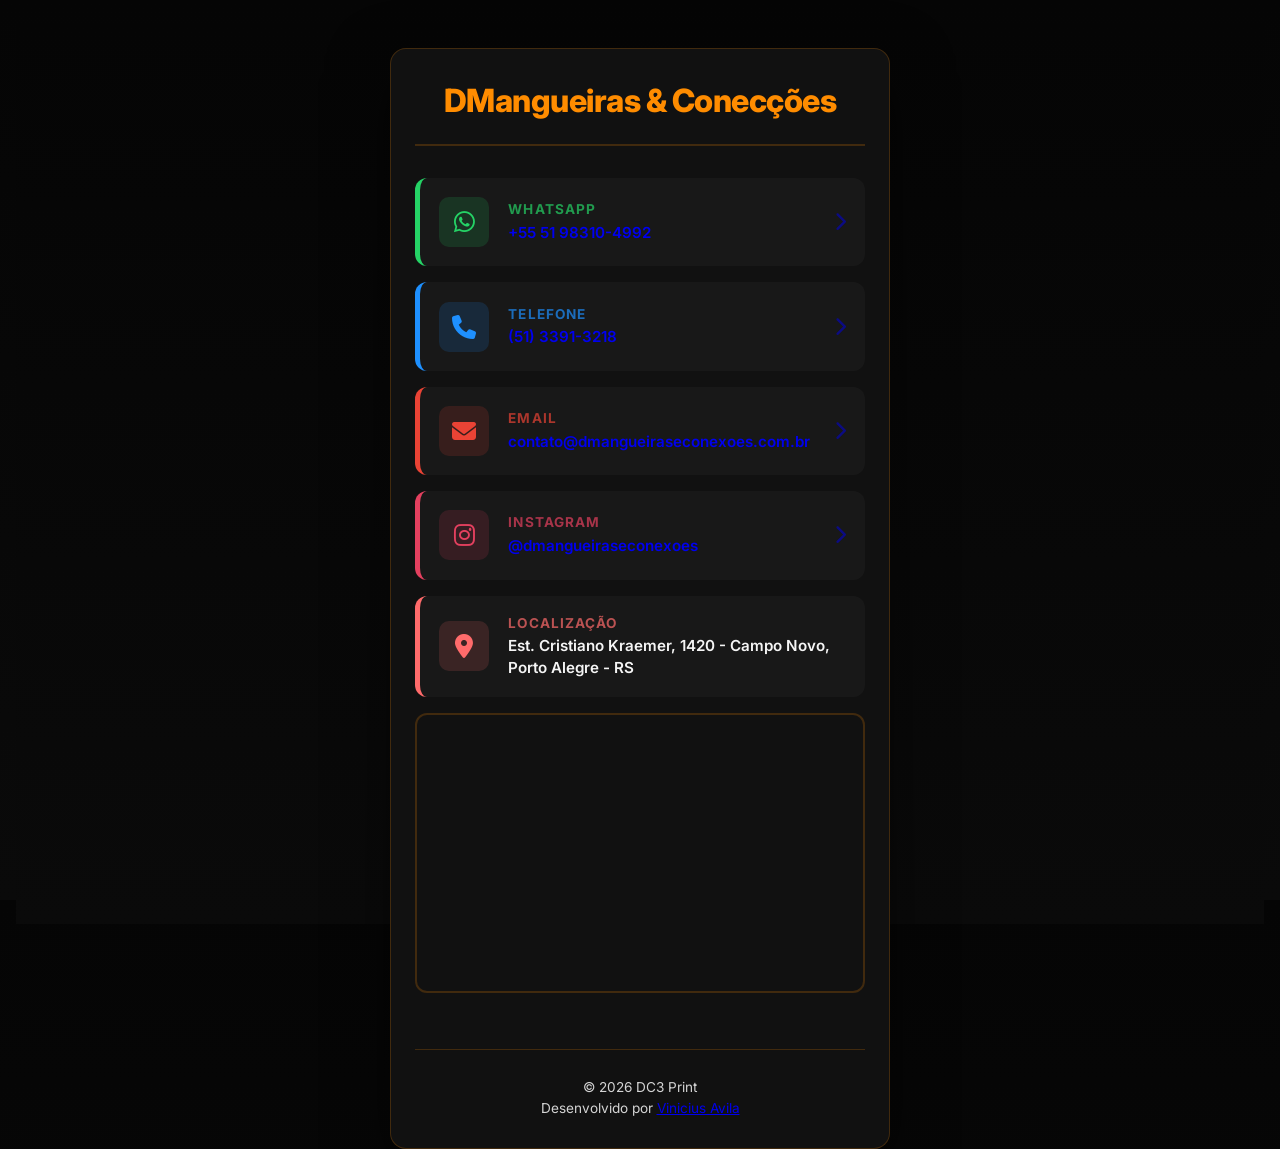
<file: DC3Print/cartaointeligente/dmangueiras.html>
<!DOCTYPE html>
<html lang="pt-BR">
<head>
  <meta charset="UTF-8">
  <meta name="viewport" content="width=device-width, initial-scale=1.0">
  <title>DMangueiras & Conecções - Cartão de Visitas</title>
  <link rel="preconnect" href="https://fonts.googleapis.com">
  <link rel="preconnect" href="https://fonts.gstatic.com" crossorigin>
  <link href="https://fonts.googleapis.com/css2?family=Inter:wght@400;500;600;700;800&display=swap" rel="stylesheet">
  <link rel="stylesheet" href="https://cdnjs.cloudflare.com/ajax/libs/font-awesome/6.4.0/css/all.min.css">
  <link rel="stylesheet" href="styles.css">
</head>
<body>
  <div class="business-card">
    <div class="card-header">
      <h1 class="company-name">DMangueiras & Conecções</h1>
    </div>

    <div class="contacts-stack">
      <!-- WhatsApp -->
      <a href="https://wa.me/5551983104992" target="_blank" class="contact-card whatsapp-card">
        <div class="contact-icon">
          <i class="fab fa-whatsapp"></i>
        </div>
        <div class="contact-info">
          <span class="contact-label">WhatsApp</span>
          <span class="contact-value">+55 51 98310-4992</span>
        </div>
        <div class="arrow">
          <i class="fas fa-chevron-right"></i>
        </div>
      </a>

      <!-- Telefone -->
      <a href="tel:05133913218" class="contact-card phone-card">
        <div class="contact-icon">
          <i class="fas fa-phone"></i>
        </div>
        <div class="contact-info">
          <span class="contact-label">Telefone</span>
          <span class="contact-value">(51) 3391-3218</span>
        </div>
        <div class="arrow">
          <i class="fas fa-chevron-right"></i>
        </div>
      </a>

      <!-- Email -->
      <a href="mailto:contato@dmangueiraseconexoes.com.br" class="contact-card email-card">
        <div class="contact-icon">
          <i class="fas fa-envelope"></i>
        </div>
        <div class="contact-info">
          <span class="contact-label">Email</span>
          <span class="contact-value">contato@dmangueiraseconexoes.com.br</span>
        </div>
        <div class="arrow">
          <i class="fas fa-chevron-right"></i>
        </div>
      </a>

      <!-- Instagram -->
      <a href="https://www.instagram.com/dmangueiraseconexoes/" target="_blank" class="contact-card instagram-card">
        <div class="contact-icon">
          <i class="fab fa-instagram"></i>
        </div>
        <div class="contact-info">
          <span class="contact-label">Instagram</span>
          <span class="contact-value">@dmangueiraseconexoes</span>
        </div>
        <div class="arrow">
          <i class="fas fa-chevron-right"></i>
        </div>
      </a>

      <!-- Localização -->
      <div class="contact-card location-card">
        <div class="contact-icon">
          <i class="fas fa-map-marker-alt"></i>
        </div>
        <div class="contact-info">
          <span class="contact-label">Localização</span>
          <span class="contact-value">Est. Cristiano Kraemer, 1420 - Campo Novo, Porto Alegre - RS</span>
        </div>
      </div>

      <!-- Mapa -->
      <div class="map-container">
        <iframe src="https://www.google.com/maps/embed?pb=!1m18!1m12!1m3!1d3450.8274574464986!2d-51.2017216!3d-30.127750400000004!2m3!1f0!2f0!3f0!3m2!1i1024!2i768!4f13.1!3m3!1m2!1s0x951983150dbd0bd5%3A0x754c3085a1c3d48f!2zRE0gTWFuZ3VlaXJhcyAmIENvbmVjw6fDtWVz!5e0!3m2!1spt-BR!2sbr!4v1780950283281!5m2!1spt-BR!2sbr" style="border:0;" allowfullscreen="" loading="lazy" referrerpolicy="no-referrer-when-downgrade"></iframe>
      </div>
    </div>

    <footer class="card-footer">
      <p>&copy; 2026 DC3 Print</p>
      <span>Desenvolvido por
<a href="http://viniciusavila.com.br" target="_blank" rel="noopener noreferrer">
        Vinicius Avila</a>
      </span>
      
    </footer>
  </div>
</body>
</html>
</file>
<file: style.css>
:root {
    --bg-color: #0d0d0d;
    --secondary-bg: #1a1a1a;
    --text-color: #f5f5f5;
    --text-muted: #a0a0a0;
    --accent-color: #E63946;
    --accent-hover: #ff4d5a;
    --accent-soft: rgba(230, 57, 70, 0.1);
    --border-color: #333;
    --card-bg: #222;
    --font-main: 'Outfit', sans-serif;
    --transition: all 0.3s ease;
}

* {
    margin: 0;
    padding: 0;
    box-sizing: border-box;
    scroll-behavior: smooth;
}

body {
    font-family: var(--font-main);
    background-color: var(--bg-color);
    color: var(--text-color);
    line-height: 1.6;
    overflow-x: hidden;
}

a {
    text-decoration: none;
    color: inherit;
    transition: var(--transition);
}

ul {
    list-style: none;
}

img {
    max-width: 100%;
    display: block;
}

/* Utilities */
.container {
    width: 90%;
    max-width: 1200px;
    margin: 0 auto;
    padding: 0 15px;
}

.section-padding {
    padding: 80px 0;
}

.bg-darker {
    background-color: var(--secondary-bg);
}

.bg-accent-soft {
    background: linear-gradient(135deg, var(--secondary-bg) 0%, #1e1011 100%);
    border-top: 1px solid var(--border-color);
}

.accent {
    color: var(--accent-color);
}

.btn {
    display: inline-block;
    padding: 12px 30px;
    border-radius: 5px;
    font-weight: 600;
    cursor: pointer;
    transition: var(--transition);
}

.btn-primary {
    background-color: var(--accent-color);
    color: white;
}

.btn-primary:hover {
    background-color: var(--accent-hover);
    transform: translateY(-2px);
    box-shadow: 0 5px 15px rgba(230, 57, 70, 0.4);
}

.btn-outline {
    border: 2px solid var(--accent-color);
    color: var(--accent-color);
    margin-left: 15px;
}

.btn-outline:hover {
    background-color: var(--accent-color);
    color: white;
}

.section-header {
    margin-bottom: 50px;
    text-align: center;
}

.section-header h2 {
    font-size: 2.5rem;
    margin-bottom: 15px;
}

.section-header .line {
    width: 60px;
    height: 4px;
    background-color: var(--accent-color);
    margin: 0 auto;
    border-radius: 2px;
}

.tag {
    display: inline-block;
    padding: 5px 12px;
    background-color: var(--accent-soft);
    color: var(--accent-color);
    font-size: 0.8rem;
    border-radius: 20px;
    margin-right: 8px;
    margin-top: 10px;
    border: 1px solid rgba(230, 57, 70, 0.3);
}

/* Header */
header {
    background-color: rgba(13, 13, 13, 0.95);
    backdrop-filter: blur(10px);
    position: fixed;
    top: 0;
    left: 0;
    width: 100%;
    z-index: 1000;
    border-bottom: 1px solid var(--border-color);
    padding: 20px 0;
}

.nav-container {
    display: flex;
    justify-content: space-between;
    align-items: center;
}

.logo {
    font-size: 1.8rem;
    font-weight: 700;
    letter-spacing: -1px;
}

.nav-list {
    display: flex;
    gap: 30px;
}

.nav-list a {
    font-weight: 500;
    font-size: 1.1rem;
}

.nav-list a:hover {
    color: var(--accent-color);
}

.menu-toggle {
    display: none;
    cursor: pointer;
}

.bar {
    display: block;
    width: 25px;
    height: 3px;
    margin: 5px auto;
    background-color: var(--text-color);
    transition: var(--transition);
}

/* Hero Section */
.hero {
    min-height: 100vh;
    display: flex;
    align-items: center;
    padding-top: 80px;
    /* Header height */
    position: relative;
    background: radial-gradient(circle at top right, rgba(230, 57, 70, 0.1), transparent 40%);
}

.hero-container {
    display: grid;
    grid-template-columns: 1.2fr 0.8fr;
    align-items: center;
    gap: 50px;
}

.hero-content h1 {
    font-size: 4rem;
    line-height: 1.1;
    margin-bottom: 20px;
}

.hero-content h2 {
    font-size: 1.8rem;
    color: var(--text-muted);
    font-weight: 400;
    margin-bottom: 25px;
}

.hero-content p {
    font-size: 1.1rem;
    color: var(--text-muted);
    margin-bottom: 40px;
    max-width: 500px;
}

.hero-image {
    display: flex;
    justify-content: center;
    position: relative;
}

.img-wrapper {
    position: relative;
    z-index: 1;
    border-radius: 20px;
    overflow: hidden;
    box-shadow: 0 0 30px rgba(0, 0, 0, 0.5);
    border: 2px solid var(--border-color);
    max-width: 400px;
}

.hero-image::before {
    content: '';
    position: absolute;
    width: 100%;
    height: 100%;
    border: 2px solid var(--accent-color);
    border-radius: 20px;
    top: 20px;
    left: 20px;
    z-index: 0;
}

/* About Section */
.about-content {
    max-width: 900px;
    margin: 0 auto;
    text-align: center;
}

.about-text p {
    font-size: 1.2rem;
    color: var(--text-muted);
    margin-bottom: 50px;
}

.skills-grid {
    display: grid;
    grid-template-columns: repeat(auto-fit, minmax(250px, 1fr));
    gap: 30px;
    text-align: left;
}

.skill-card {
    background-color: var(--card-bg);
    padding: 30px;
    border-radius: 10px;
    border: 1px solid var(--border-color);
    transition: var(--transition);
}

.skill-card:hover {
    transform: translateY(-5px);
    border-color: var(--accent-color);
    box-shadow: 0 10px 30px rgba(0, 0, 0, 0.3);
}

.skill-card i {
    font-size: 2.5rem;
    color: var(--accent-color);
    margin-bottom: 20px;
}

.skill-card h3 {
    margin-bottom: 10px;
    font-size: 1.3rem;
}

.skill-card p {
    font-size: 1rem;
    color: var(--text-muted);
    margin-bottom: 0;
}

/* Systems Section */
.project-block {
    display: flex;
    align-items: center;
    gap: 50px;
    margin-bottom: 100px;
}

.project-block.reverse {
    flex-direction: row-reverse;
}

.project-info {
    flex: 1;
}

.project-info h3 {
    font-size: 2rem;
    margin-bottom: 15px;
}

.project-info p {
    color: var(--text-muted);
    font-size: 1.1rem;
    margin-bottom: 20px;
}

.project-gallery {
    flex: 1.5;
    display: grid;
    grid-template-columns: repeat(3, 1fr);
    gap: 10px;
}

.project-gallery img {
    border-radius: 5px;
    transition: var(--transition);
    cursor: pointer;
    border: 1px solid var(--border-color);
}

.project-gallery img:hover {
    transform: scale(1.05);
    z-index: 2;
    box-shadow: 0 0 20px rgba(0, 0, 0, 0.5);
}

/* Websites Section */
.sites-grid {
    display: grid;
    grid-template-columns: repeat(auto-fill, minmax(280px, 1fr));
    gap: 30px;
}

.site-card {
    background-color: var(--card-bg);
    padding: 40px 30px;
    border-radius: 10px;
    border: 1px solid var(--border-color);
    display: flex;
    flex-direction: column;
    align-items: center;
    text-align: center;
    position: relative;
    overflow: hidden;
}

.site-card:hover {
    border-color: var(--accent-color);
    transform: translateY(-5px);
}

.site-card .icon {
    width: 70px;
    height: 70px;
    background-color: var(--secondary-bg);
    border-radius: 50%;
    display: flex;
    align-items: center;
    justify-content: center;
    margin-bottom: 20px;
    font-size: 1.8rem;
    color: var(--accent-color);
}

.site-card h3 {
    margin-bottom: 10px;
}

.site-card p {
    color: var(--text-muted);
}

.link-arrow {
    position: absolute;
    top: 15px;
    right: 15px;
    color: var(--text-muted);
    font-size: 0.9rem;
    opacity: 0;
    transition: var(--transition);
}

.site-card:hover .link-arrow {
    opacity: 1;
    color: var(--accent-color);
}

/* Video Section */
.video-content {
    text-align: center;
}

.video-text {
    margin-bottom: 40px;
}

.channel-link {
    display: inline-flex;
    align-items: center;
    gap: 10px;
    margin-top: 20px;
    font-size: 1.2rem;
    color: #ff0000;
    font-weight: 600;
}

.channel-link:hover {
    text-decoration: underline;
}

.video-gallery {
    display: flex;
    justify-content: center;
    gap: 20px;
    flex-wrap: wrap;
}

.video-gallery img {
    max-width: 400px;
    border-radius: 10px;
    border: 1px solid var(--border-color);
    transition: var(--transition);
}

.video-gallery img:hover {
    transform: scale(1.02);
    box-shadow: 0 0 20px rgba(255, 0, 0, 0.1);
}

/* Contact */
.contact-wrapper {
    text-align: center;
    max-width: 800px;
    margin: 0 auto;
}

.contact-wrapper h2 {
    font-size: 2.5rem;
    margin-bottom: 20px;
}

.contact-wrapper p {
    font-size: 1.2rem;
    color: var(--text-muted);
    margin-bottom: 40px;
}

.contact-info {
    display: flex;
    justify-content: center;
    gap: 40px;
    flex-wrap: wrap;
}

.contact-item {
    display: flex;
    align-items: center;
    gap: 10px;
    font-size: 1.2rem;
    background-color: var(--card-bg);
    padding: 15px 30px;
    border-radius: 50px;
    border: 1px solid var(--border-color);
}

.contact-item:hover {
    border-color: var(--accent-color);
    color: var(--accent-color);
}

/* Footer */
footer {
    padding: 30px 0;
    text-align: center;
    color: var(--text-muted);
    border-top: 1px solid var(--border-color);
    background-color: var(--bg-color);
}

/* Responsive */
@media (max-width: 992px) {
    .hero-content h1 {
        font-size: 3rem;
    }

    .project-block,
    .project-block.reverse {
        flex-direction: column;
        gap: 30px;
    }

    .project-info {
        text-align: center;
    }
}

@media (max-width: 768px) {
    .hero-container {
        grid-template-columns: 1fr;
        text-align: center;
    }

    .hero-image {
        margin-top: 30px;
    }

    .hero-buttons {
        justify-content: center;
    }

    .hero-image::before {
        display: none;
    }

    .nav-list {
        position: fixed;
        top: 0;
        right: -100%;
        height: 100vh;
        width: 70%;
        background-color: var(--bg-color);
        flex-direction: column;
        justify-content: center;
        align-items: center;
        transition: var(--transition);
        border-left: 1px solid var(--border-color);
    }

    .nav-list.active {
        right: 0;
    }

    .menu-toggle {
        display: block;
        z-index: 1100;
    }

    .contact-info {
        flex-direction: column;
        gap: 20px;
    }
}

/* Game Section Styles */
.game-container {
    width: 100%;
    max-width: 800px;
    height: 300px;
    background: linear-gradient(180deg, #0a0a0a 0%, #151515 100%);
    margin: 0 auto;
    border-radius: 15px;
    border: 2px solid var(--border-color);
    position: relative;
    overflow: hidden;
    cursor: pointer;
}

.player {
    position: absolute;
    bottom: 0;
    left: 50px;
    width: 60px;
    height: 60px;
    border-radius: 50%;
    overflow: hidden;
    border: 2px solid var(--accent-color);
    z-index: 10;
}

.player img {
    width: 100%;
    height: 100%;
    object-fit: cover;
}

.obstacle {
    position: absolute;
    bottom: 0;
    right: -50px;
    width: 30px;
    height: 30px;
    background-color: #555;
    border-radius: 5px;
    box-shadow: 0 0 10px rgba(255, 255, 255, 0.2);
}

.obstacle.asteroid {
    background-color: transparent;
    color: #888;
    font-size: 1.5rem;
    display: flex;
    align-items: center;
    justify-content: center;
}

#score {
    position: absolute;
    top: 20px;
    right: 20px;
    font-family: var(--font-main);
    font-weight: 700;
    font-size: 1.2rem;
    color: var(--text-color);
}

#game-over-overlay,
#start-overlay {
    position: absolute;
    top: 0;
    left: 0;
    width: 100%;
    height: 100%;
    background-color: rgba(0, 0, 0, 0.8);
    display: flex;
    flex-direction: column;
    align-items: center;
    justify-content: center;
    z-index: 20;
    text-align: center;
    backdrop-filter: blur(5px);
}

#game-over-overlay h3 {
    font-size: 2rem;
    color: var(--accent-color);
    margin-bottom: 5px;
}

#game-over-overlay p {
    margin-bottom: 20px;
}

#start-overlay p {
    margin-bottom: 20px;
    color: var(--text-muted);
}

.hidden {
    display: none !important;
}

.jumping {
    animation: jump 0.5s linear;
}

@keyframes jump {
    0% {
        bottom: 0;
    }

    30% {
        bottom: 100px;
    }

    70% {
        bottom: 100px;
    }

    100% {
        bottom: 0;
    }
}

@media (max-width: 768px) {
    .game-container {
        height: 250px;
    }
}
</file>
<file: GSI/css/styles.css>
@charset "UTF-8";

:root {
  color-scheme: light;
  --ink: #172531;
  --ink-soft: #40515d;
  --muted: #74818a;
  --paper: #f8f7f3;
  --white: #fff;
  --orange: #e8931d;
  --orange-dark: #c8780c;
  --line: #e7e4dc;
  --font-body: "DM Sans", Arial, sans-serif;
  --font-display: "Manrope", "DM Sans", Arial, sans-serif;
  --page-width: 1200px;
}

* { box-sizing: border-box; }

html { scroll-behavior: smooth; scroll-padding-top: 88px; }

body {
  margin: 0;
  color: var(--ink);
  background: var(--paper);
  font-family: var(--font-body);
  font-size: 16px;
  line-height: 1.65;
  -webkit-font-smoothing: antialiased;
}

body.menu-open { overflow: hidden; }

a { color: inherit; text-decoration: none; }
button, input, select, textarea { font: inherit; }
button, a, summary { -webkit-tap-highlight-color: transparent; }
img { display: block; max-width: 100%; }
section[id] { scroll-margin-top: 88px; }

.skip-link {
  position: fixed;
  z-index: 2000;
  top: 12px;
  left: 12px;
  padding: 10px 16px;
  color: var(--ink);
  background: var(--white);
  transform: translateY(-150%);
}

.skip-link:focus { transform: translateY(0); }

.section-wrap { width: min(var(--page-width), calc(100% - 64px)); margin-inline: auto; }

.site-header {
  position: sticky;
  z-index: 1000;
  top: 0;
  color: var(--white);
  background: var(--ink);
  border-bottom: 1px solid rgb(255 255 255 / 9%);
}

.header-inner {
  display: flex;
  align-items: center;
  justify-content: space-between;
  width: min(1320px, calc(100% - 64px));
  min-height: 82px;
  margin-inline: auto;
}

.brand { display: inline-flex; align-items: center; gap: 11px; }
.brand-mark { font-family: var(--font-display); font-size: 35px; font-weight: 800; line-height: .95; letter-spacing: -3px; }
.brand-mark > span { color: var(--orange); }
.brand-caption { max-width: 110px; color: rgb(255 255 255 / 72%); font-size: 8px; font-weight: 700; line-height: 1.3; letter-spacing: 1.1px; }

.main-nav { display: flex; align-items: center; gap: clamp(17px, 2.3vw, 34px); }
.main-nav a { color: rgb(255 255 255 / 83%); font-size: 12px; font-weight: 600; transition: color .2s ease; }
.main-nav a:hover, .main-nav a:focus-visible { color: var(--orange); }
.main-nav .nav-tracking { padding: 11px 15px; color: var(--ink); background: var(--orange); border-radius: 3px; }
.main-nav .nav-tracking:hover, .main-nav .nav-tracking:focus-visible { color: var(--ink); background: #f3aa42; }
.nav-tracking span { margin-left: 7px; }
.menu-toggle { display: none; }

.hero {
  position: relative;
  display: grid;
  min-height: min(690px, calc(100svh - 82px));
  grid-template-columns: 1fr 1fr;
  align-items: center;
  overflow: hidden;
  color: var(--white);
  background: var(--ink);
}

.hero-content {
  width: 100%;
  justify-self: stretch;
  margin: 0;
  padding: 62px clamp(34px, 5vw, 72px) 62px max(32px, calc((100vw - 1320px) / 2));
}

.eyebrow { display: flex; align-items: center; gap: 10px; margin: 0 0 22px; color: rgb(255 255 255 / 70%); font-size: 10px; font-weight: 700; letter-spacing: 2px; text-transform: uppercase; }
.eyebrow > span { width: 25px; height: 2px; background: var(--orange); }
.eyebrow-dark { color: var(--muted); }

h1, h2, h3, p { margin-top: 0; }
h1, h2, h3 { font-family: var(--font-display); }
h1 { max-width: 660px; margin-bottom: 21px; font-size: clamp(40px, 3.7vw, 56px); font-weight: 600; line-height: 1.08; letter-spacing: -3px; }
h1 em, h2 em { color: var(--orange); font-style: normal; }
.hero-copy { max-width: 470px; margin-bottom: 28px; color: rgb(255 255 255 / 75%); font-size: 15px; line-height: 1.8; }
.hero-actions { display: flex; align-items: center; flex-wrap: wrap; gap: 12px 23px; }

.button { display: inline-flex; min-height: 48px; align-items: center; justify-content: center; gap: 22px; padding: 12px 19px; border: 1px solid transparent; border-radius: 3px; font-size: 12px; font-weight: 700; transition: transform .2s ease, background-color .2s ease, color .2s ease; }
.button:hover { transform: translateY(-2px); }
.button-primary { color: var(--ink); background: var(--orange); }
.button-primary:hover { background: #f3aa42; }
.button-quiet { color: var(--white); border-color: rgb(255 255 255 / 34%); }
.button-quiet:hover { color: var(--ink); background: var(--white); }
.hero-note { display: flex; align-items: center; gap: 14px; max-width: 300px; margin-top: 39px; padding-top: 15px; border-top: 1px solid rgb(255 255 255 / 17%); }
.hero-note-mark { display: grid; width: 38px; height: 38px; flex: 0 0 38px; place-items: center; color: var(--ink); background: var(--orange); font-family: var(--font-display); font-size: 21px; font-weight: 800; }
.hero-note p { margin: 0; color: rgb(255 255 255 / 69%); font-size: 10px; line-height: 1.6; }
.hero-note strong { color: var(--white); font-size: 12px; }

.hero-carousel { position: relative; min-width: 0; height: 100%; min-height: 550px; overflow: hidden; background: #101b23; }
.carousel-slides, .carousel-slide { position: absolute; inset: 0; }
.carousel-slide { margin: 0; opacity: 0; transition: opacity .65s ease; }
.carousel-slide.is-active { z-index: 1; opacity: 1; }
.carousel-slide img { width: 100%; height: 100%; object-fit: cover; object-position: center; }
.carousel-slide:nth-child(1) img, .carousel-slide:nth-child(4) img, .carousel-slide:nth-child(6) img { object-position: 58% center; }
.hero-carousel::after { position: absolute; z-index: 1; inset: 50% 0 0; background: linear-gradient(transparent, rgb(12 23 31 / 75%)); content: ""; pointer-events: none; }
.carousel-caption { position: absolute; z-index: 2; right: 34px; bottom: 89px; left: 34px; display: flex; justify-content: space-between; color: rgb(255 255 255 / 80%); font-size: 10px; font-weight: 600; letter-spacing: .7px; }
.carousel-controls { position: absolute; z-index: 3; right: 27px; bottom: 25px; left: 27px; display: flex; align-items: center; justify-content: space-between; gap: 14px; }
.carousel-arrow, .carousel-play { display: grid; width: 37px; height: 37px; flex: 0 0 37px; place-items: center; color: var(--white); background: rgb(23 37 49 / 62%); border: 1px solid rgb(255 255 255 / 45%); border-radius: 50%; cursor: pointer; transition: color .2s ease, background .2s ease; }
.carousel-arrow:hover, .carousel-play:hover { color: var(--ink); background: var(--orange); }
.carousel-dots { display: flex; align-items: center; justify-content: center; gap: 9px; }
.carousel-dot { width: 7px; height: 7px; padding: 0; background: rgb(255 255 255 / 54%); border: 0; border-radius: 50%; cursor: pointer; transition: width .2s ease, background .2s ease; }
.carousel-dot.is-active { width: 22px; background: var(--orange); border-radius: 5px; }
.carousel-play { margin-left: auto; font-size: 11px; }

.app-tutorial { background: var(--white); border-top: 1px solid var(--line); border-bottom: 1px solid var(--line); }
.app-tutorial-inner { display: grid; grid-template-columns: .8fr 1.2fr; align-items: center; gap: 80px; padding-top: 94px; padding-bottom: 94px; }
.app-tutorial-copy .eyebrow { margin-bottom: 16px; }
.app-tutorial-copy h2 { margin-bottom: 16px; font-size: clamp(34px, 4.1vw, 48px); font-weight: 600; line-height: 1.18; letter-spacing: -2px; }
.app-tutorial-copy h2 em { color: var(--orange-dark); font-style: normal; }
.app-tutorial-copy > p:not(.eyebrow) { margin-bottom: 20px; color: var(--muted); font-size: 13px; line-height: 1.85; }
.app-tutorial-copy .text-link { font-size: 11px; }
.app-video-frame { min-width: 0; padding: 9px; background: var(--ink); box-shadow: 0 18px 48px rgb(23 37 49 / 13%); }
.app-video-frame video { display: block; width: 100%; max-height: 440px; aspect-ratio: 16 / 9; background: #101820; object-fit: contain; }
.video-caption { display: flex; align-items: center; gap: 9px; margin: 10px 4px 1px; color: rgb(255 255 255 / 72%); font-size: 10px; }
.video-caption > span { color: var(--orange); font-size: 9px; }

.intro { display: grid; grid-template-columns: .72fr 1.5fr; gap: 80px; padding-top: 118px; padding-bottom: 117px; }
.intro-label { padding-top: 9px; }
.intro-label .eyebrow { margin-bottom: 28px; }
.intro-aside { max-width: 210px; color: var(--muted); font-size: 13px; }
.intro-main h2, .section-heading h2, .approach-heading h2, .values-copy h2, .contact-intro h2 { margin-bottom: 20px; font-size: clamp(34px, 4.3vw, 52px); font-weight: 600; line-height: 1.19; letter-spacing: -2.2px; }
.intro-main h2 em, .section-heading h2 em, .values-copy h2 em, .contact-intro h2 em { color: var(--orange-dark); }
.intro-main > p { max-width: 680px; margin-bottom: 22px; color: var(--ink-soft); font-size: 15px; line-height: 1.9; }
.text-link { display: inline-flex; align-items: center; gap: 12px; padding-bottom: 4px; border-bottom: 1px solid var(--orange); font-size: 12px; font-weight: 700; }
.text-link span { color: var(--orange-dark); }

.services-section { padding-top: 90px; padding-bottom: 110px; border-top: 1px solid var(--line); }
.section-heading { display: flex; align-items: end; justify-content: space-between; gap: 38px; margin-bottom: 43px; }
.section-heading .eyebrow { margin-bottom: 15px; }
.section-heading h2 { max-width: 670px; margin-bottom: 0; }
.section-heading > p { max-width: 310px; margin: 0 0 5px; color: var(--muted); font-size: 13px; }
.services-grid { display: grid; grid-template-columns: repeat(4, minmax(0, 1fr)); border-top: 1px solid var(--line); border-left: 1px solid var(--line); }
.service-card { min-height: 260px; padding: 24px 23px 20px; background: var(--paper); border-right: 1px solid var(--line); border-bottom: 1px solid var(--line); transition: background .25s ease, transform .25s ease; }
.service-card:hover { position: relative; z-index: 1; background: var(--white); transform: translateY(-3px); }
.service-index { display: flex; align-items: center; gap: 9px; margin-bottom: 23px; color: var(--orange-dark); font-family: var(--font-display); font-size: 12px; font-weight: 800; }
.service-index > span { color: #899198; font-family: var(--font-body); font-size: 8px; font-weight: 700; letter-spacing: 1px; }
.service-card h3 { margin-bottom: 10px; font-size: 18px; font-weight: 700; line-height: 1.35; letter-spacing: -.5px; }
.service-card > p { min-height: 57px; margin-bottom: 14px; color: var(--muted); font-size: 11px; line-height: 1.75; }
.service-card details { border-top: 1px solid var(--line); }
.service-card summary { position: relative; padding: 11px 17px 0 0; color: var(--ink-soft); cursor: pointer; font-size: 10px; font-weight: 700; list-style: none; }
.service-card summary::-webkit-details-marker { display: none; }
.service-card summary::after { position: absolute; right: 0; color: var(--orange-dark); content: "+"; font-size: 16px; line-height: 14px; }
.service-card details[open] summary::after { content: "−"; }
.service-card details p { margin: 10px 0 0; color: var(--muted); font-size: 10px; line-height: 1.7; }
.service-card-dark { color: var(--white); background: var(--ink); border-color: var(--ink); }
.service-card-dark:hover { background: #223644; }
.service-card-dark .service-index, .service-card-dark .service-index > span { color: var(--orange); }
.service-card-dark > p { color: rgb(255 255 255 / 65%); }
.service-card-dark details { border-color: rgb(255 255 255 / 20%); }
.service-card-dark summary { color: var(--white); }
.service-card-dark details p { color: rgb(255 255 255 / 68%); }
.card-link { display: inline-flex; gap: 10px; margin-top: 17px; color: var(--orange); font-size: 10px; font-weight: 700; }

.approach-section { position: relative; overflow: hidden; color: var(--white); background: var(--ink); }
.approach-section::after { position: absolute; top: -130px; right: -70px; width: 450px; height: 450px; border: 1px solid rgb(255 255 255 / 7%); border-radius: 50%; box-shadow: 0 0 0 55px rgb(255 255 255 / 2%), 0 0 0 110px rgb(255 255 255 / 2%); content: ""; pointer-events: none; }
.approach-inner { position: relative; z-index: 1; display: grid; grid-template-columns: 1fr .87fr; gap: 100px; padding-top: 105px; padding-bottom: 105px; }
.approach-heading .eyebrow { margin-bottom: 19px; }
.approach-heading h2 { max-width: 540px; margin-bottom: 18px; font-size: clamp(35px, 4vw, 49px); font-weight: 600; line-height: 1.2; letter-spacing: -2px; }
.approach-heading h2 em { color: var(--orange); font-style: normal; }
.approach-heading > p:last-child { max-width: 460px; margin-bottom: 0; color: rgb(255 255 255 / 64%); font-size: 13px; line-height: 1.85; }
.approach-steps { align-self: center; }
.approach-step { display: grid; grid-template-columns: 49px 1fr; gap: 14px; padding: 19px 0; border-bottom: 1px solid rgb(255 255 255 / 15%); }
.approach-step:first-child { border-top: 1px solid rgb(255 255 255 / 15%); }
.approach-step > span { color: var(--orange); font-family: var(--font-display); font-size: 13px; font-weight: 800; }
.approach-step h3 { margin-bottom: 3px; font-size: 15px; font-weight: 700; }
.approach-step p { max-width: 360px; margin-bottom: 0; color: rgb(255 255 255 / 59%); font-size: 11px; line-height: 1.7; }

.values-section { display: grid; grid-template-columns: .85fr 1fr; gap: 83px; align-items: center; padding-top: 112px; padding-bottom: 112px; }
.values-copy .eyebrow { margin-bottom: 16px; }
.values-copy h2 { max-width: 470px; margin-bottom: 15px; }
.values-copy > p:not(.eyebrow) { max-width: 430px; margin-bottom: 21px; color: var(--muted); font-size: 13px; }
.values-list { display: flex; flex-wrap: wrap; gap: 8px; }
.values-list span { padding: 7px 10px; border: 1px solid var(--line); color: var(--ink-soft); font-size: 9px; font-weight: 600; }
.mission-card { display: grid; grid-template-columns: 68px 1fr; gap: 22px; align-items: start; padding: 34px; color: var(--white); background: var(--ink); }
.mission-symbol { color: var(--orange); font-family: var(--font-display); font-size: 29px; font-weight: 800; letter-spacing: -3px; }
.mission-card .eyebrow { margin: 3px 0 13px; font-size: 9px; }
.mission-text { max-width: 430px; margin-bottom: 28px; font-family: var(--font-display); font-size: 20px; font-weight: 500; line-height: 1.6; }
.vision-note { padding-top: 17px; border-top: 1px solid rgb(255 255 255 / 19%); }
.vision-note > span { color: var(--orange); font-size: 9px; font-weight: 700; letter-spacing: 1.4px; text-transform: uppercase; }
.vision-note p { margin: 5px 0 0; color: rgb(255 255 255 / 69%); font-size: 11px; }

.gallery-section { padding-top: 26px; padding-bottom: 110px; }
.gallery-grid { display: grid; grid-template-columns: 1.15fr 1fr 1fr 1fr; grid-auto-rows: 183px; gap: 12px; }
.gallery-item { position: relative; min-width: 0; overflow: hidden; background: #d7d5ce; }
.gallery-item-tall { grid-row: span 2; }
.gallery-item img { width: 100%; height: 100%; object-fit: cover; transition: transform .5s ease; }
.gallery-item:nth-child(1) img { object-position: 59% center; }
.gallery-item:nth-child(4) img, .gallery-item:nth-child(6) img { object-position: center 36%; }
.gallery-item::after { position: absolute; inset: 45% 0 0; background: linear-gradient(transparent, rgb(15 26 34 / 65%)); content: ""; opacity: .65; transition: opacity .25s ease; }
.gallery-item > span { position: absolute; z-index: 1; right: 15px; bottom: 12px; left: 15px; display: flex; justify-content: space-between; color: var(--white); font-size: 10px; font-weight: 600; opacity: 0; transform: translateY(4px); transition: opacity .2s ease, transform .2s ease; }
.gallery-item:hover img, .gallery-item:focus-visible img { transform: scale(1.045); }
.gallery-item:hover > span, .gallery-item:focus-visible > span { opacity: 1; transform: translateY(0); }

.contact-banner { color: var(--white); background: var(--orange-dark); }
.banner-inner { display: grid; grid-template-columns: 1fr auto; gap: 9px 40px; align-items: center; padding-top: 56px; padding-bottom: 56px; }
.banner-inner .eyebrow { grid-column: 1 / -1; margin: 0; color: rgb(255 255 255 / 72%); }
.banner-inner h2 { max-width: 770px; margin: 0; font-family: var(--font-display); font-size: clamp(28px, 3.6vw, 43px); font-weight: 600; line-height: 1.25; letter-spacing: -1.6px; }
.banner-inner h2 em { color: var(--ink); font-style: normal; }
.button-light { color: var(--ink); background: var(--white); }
.button-light:hover { background: #f1ede4; }

.contact-section { display: grid; grid-template-columns: .9fr 1fr; gap: 100px; padding-top: 103px; padding-bottom: 100px; }
.contact-intro .eyebrow { margin-bottom: 17px; }
.contact-intro h2 { max-width: 450px; margin-bottom: 13px; }
.contact-intro > p:not(.eyebrow) { max-width: 400px; color: var(--muted); font-size: 13px; }
.contact-details { display: grid; gap: 16px; margin-top: 30px; }
.contact-details > div { display: grid; gap: 3px; color: var(--ink-soft); font-size: 12px; }
.detail-label { color: var(--muted); font-size: 9px; font-weight: 700; letter-spacing: 1px; text-transform: uppercase; }
.contact-details a:hover { color: var(--orange-dark); }
.contact-form { display: grid; grid-template-columns: 1fr 1fr; column-gap: 17px; align-content: start; }
.contact-form label { margin: 0 0 6px; color: var(--ink-soft); font-size: 10px; font-weight: 700; }
.contact-form input, .contact-form select, .contact-form textarea { width: 100%; min-height: 45px; margin-bottom: 17px; padding: 10px 12px; color: var(--ink); background: var(--white); border: 1px solid var(--line); border-radius: 2px; font-size: 11px; }
.contact-form input:focus, .contact-form select:focus, .contact-form textarea:focus { outline: 2px solid rgb(232 147 29 / 32%); border-color: var(--orange); }
.contact-form input::placeholder, .contact-form textarea::placeholder { color: #a0a8aa; }
.contact-form > label[for="name"], .contact-form > label[for="phone"] { grid-row: 1; }
.contact-form > label[for="service"], .contact-form > label[for="message"] { grid-column: 1 / -1; }
.contact-form #service, .contact-form #message, .contact-form .form-submit, .contact-form .form-note { grid-column: 1 / -1; }
.contact-form textarea { min-height: 100px; resize: vertical; }
.form-submit { justify-self: start; border: 0; cursor: pointer; }
.form-note { margin: 9px 0 0; color: var(--muted); font-size: 10px; }

.map-section { height: 300px; background: #e6e3dc; }
.map-section iframe { display: block; width: 100%; height: 100%; border: 0; filter: grayscale(1) contrast(.92); }
.site-footer { color: var(--white); background: var(--ink); }
.footer-main { display: flex; align-items: center; justify-content: space-between; gap: 30px; padding-top: 32px; padding-bottom: 31px; }
.brand-footer .brand-caption { color: rgb(255 255 255 / 56%); }
.footer-main > p { margin: 0; color: rgb(255 255 255 / 61%); font-size: 10px; }
.footer-top { display: inline-flex; gap: 12px; color: var(--orange); font-size: 10px; font-weight: 700; }
.footer-bottom { display: flex; justify-content: space-between; gap: 20px; padding-top: 13px; padding-bottom: 13px; border-top: 1px solid rgb(255 255 255 / 13%); color: rgb(255 255 255 / 52%); font-size: 9px; }
.footer-bottom a:hover { color: var(--orange); }

.whatsapp-float { position: fixed; z-index: 1100; right: 24px; bottom: max(24px, env(safe-area-inset-bottom)); display: inline-flex; min-height: 54px; align-items: center; gap: 10px; padding: 12px 18px; color: #fff; background: #168f51; border: 1px solid rgb(255 255 255 / 38%); border-radius: 999px; box-shadow: 0 7px 24px rgb(15 40 28 / 27%); font-size: 12px; font-weight: 700; transition: background-color .2s ease, transform .2s ease; }
.whatsapp-float:hover { color: #fff; background: #117b45; transform: translateY(-2px); }
.whatsapp-float svg { width: 24px; height: 24px; fill: currentColor; }

:focus-visible { outline: 2px solid var(--orange); outline-offset: 3px; }

@media (min-width: 1500px) {
  .hero { min-height: 760px; }
}

@media (max-width: 980px) {
  .main-nav { gap: 17px; }
  .main-nav a { font-size: 11px; }
  .brand-caption { max-width: 83px; font-size: 7px; }
  .intro { gap: 45px; }
  .app-tutorial-inner { gap: 45px; }
  .services-grid { grid-template-columns: repeat(2, minmax(0, 1fr)); }
  .approach-inner { gap: 55px; }
  .values-section { gap: 45px; }
  .contact-section { gap: 55px; }
}

@media (max-width: 1100px) {
  .hero { grid-template-columns: 1fr; min-height: 0; }
  .hero-content { padding: 56px clamp(24px, 6vw, 64px) 30px; }
  h1 { max-width: 720px; font-size: clamp(42px, 6.5vw, 60px); letter-spacing: -3px; }
  .hero-copy { max-width: 560px; }
  .hero-note { margin-top: 25px; }
  .hero-carousel { height: clamp(360px, 58vw, 520px); min-height: 360px; }
}

@media (max-width: 720px) {
  html { scroll-padding-top: 70px; }
  section[id] { scroll-margin-top: 70px; }
  .section-wrap { width: min(100% - 40px, var(--page-width)); }
  .header-inner { width: calc(100% - 40px); min-height: 70px; }
  .brand-mark { font-size: 31px; }
  .brand-caption { max-width: 96px; font-size: 7px; }
  .menu-toggle { display: grid; width: 42px; height: 42px; align-content: center; justify-items: center; gap: 6px; padding: 0; color: inherit; background: transparent; border: 1px solid rgb(255 255 255 / 28%); border-radius: 2px; cursor: pointer; }
  .menu-toggle span { width: 17px; height: 1px; background: var(--white); transition: transform .2s ease; }
  .menu-toggle[aria-expanded="true"] span:first-child { transform: translateY(3.5px) rotate(45deg); }
  .menu-toggle[aria-expanded="true"] span:last-child { transform: translateY(-3.5px) rotate(-45deg); }
  .main-nav { position: fixed; top: 70px; right: 0; bottom: 0; left: 0; display: flex; align-items: stretch; flex-direction: column; gap: 0; padding: 18px 20px 35px; background: var(--ink); opacity: 0; pointer-events: none; transform: translateY(-8px); transition: opacity .2s ease, transform .2s ease; }
  .main-nav.is-open { opacity: 1; pointer-events: auto; transform: translateY(0); }
  .main-nav a { padding: 15px 4px; border-bottom: 1px solid rgb(255 255 255 / 12%); font-size: 14px; }
  .main-nav .nav-tracking { align-self: flex-start; margin-top: 16px; padding: 12px 15px; border: 0; }
  .hero { grid-template-columns: 1fr; min-height: 0; align-items: stretch; }
  .hero-content { width: 100%; justify-self: stretch; margin: 0; padding: 58px 20px 32px; }
  .eyebrow { font-size: 9px; letter-spacing: 1.6px; }
  h1 { font-size: clamp(43px, 10vw, 58px); letter-spacing: -2.7px; }
  .hero-copy { max-width: 470px; font-size: 14px; }
  .hero-actions { gap: 10px; }
  .hero-actions .button { min-height: 44px; gap: 12px; padding-inline: 13px; font-size: 10px; }
  .hero-note { margin-top: 26px; padding-top: 13px; }
  .hero-carousel { width: 100%; height: clamp(300px, 86vw, 430px); min-height: 0; }
  .carousel-caption { right: 20px; bottom: 78px; left: 20px; }
  .carousel-controls { right: 14px; bottom: 15px; left: 14px; gap: 9px; }
  .carousel-arrow, .carousel-play { width: 34px; height: 34px; flex-basis: 34px; }
  .carousel-dots { gap: 7px; }
  .carousel-dot { width: 6px; height: 6px; }
  .carousel-dot.is-active { width: 17px; }
  .intro { grid-template-columns: 1fr; gap: 15px; padding-top: 77px; padding-bottom: 77px; }
  .intro-label .eyebrow { margin-bottom: 9px; }
  .intro-aside { max-width: none; margin-bottom: 0; }
  .intro-main h2, .section-heading h2, .approach-heading h2, .values-copy h2, .contact-intro h2 { font-size: clamp(34px, 9vw, 45px); letter-spacing: -1.7px; }
  .intro-main > p { font-size: 13px; }
  .services-section { padding-top: 72px; padding-bottom: 76px; }
  .section-heading { display: block; margin-bottom: 29px; }
  .section-heading > p { max-width: 390px; margin-top: 14px; font-size: 12px; }
  .services-grid { grid-template-columns: 1fr; }
  .service-card { min-height: 0; padding: 21px; }
  .service-index { margin-bottom: 12px; }
  .service-card h3 { font-size: 17px; }
  .service-card > p { min-height: 0; margin-bottom: 14px; }
  .app-tutorial-inner { grid-template-columns: 1fr; gap: 26px; padding-top: 70px; padding-bottom: 70px; }
  .app-tutorial-copy h2 { font-size: clamp(34px, 9vw, 44px); }
  .app-video-frame video { max-height: none; }
  .approach-inner { grid-template-columns: 1fr; gap: 35px; padding-top: 76px; padding-bottom: 76px; }
  .approach-heading h2 { font-size: clamp(35px, 9vw, 46px); }
  .values-section { grid-template-columns: 1fr; gap: 32px; padding-top: 76px; padding-bottom: 76px; }
  .mission-card { grid-template-columns: 44px 1fr; gap: 16px; padding: 24px 20px; }
  .mission-text { font-size: 17px; }
  .gallery-section { padding-top: 18px; padding-bottom: 75px; }
  .gallery-grid { grid-template-columns: repeat(2, minmax(0, 1fr)); grid-auto-rows: 145px; gap: 8px; }
  .gallery-item-tall { grid-row: span 2; }
  .gallery-item > span { opacity: 1; transform: none; font-size: 9px; }
  .banner-inner { grid-template-columns: 1fr; gap: 14px; padding-top: 41px; padding-bottom: 41px; }
  .banner-inner .eyebrow { grid-column: auto; }
  .banner-inner h2 { font-size: clamp(30px, 8vw, 39px); }
  .banner-inner .button { justify-self: start; margin-top: 6px; }
  .contact-section { grid-template-columns: 1fr; gap: 32px; padding-top: 76px; padding-bottom: 70px; }
  .contact-form { column-gap: 11px; }
  .contact-form input, .contact-form select, .contact-form textarea { font-size: 10px; }
  .map-section { height: 250px; }
  .footer-main { align-items: flex-start; flex-wrap: wrap; padding-top: 26px; padding-bottom: 23px; }
  .footer-main > p { order: 1; width: 100%; }
  .footer-bottom { flex-direction: column; gap: 5px; }
  .whatsapp-float { right: 16px; bottom: max(16px, env(safe-area-inset-bottom)); min-height: 48px; padding: 10px 15px; font-size: 11px; }
  .whatsapp-float svg { width: 21px; height: 21px; }
}

@media (max-width: 390px) {
  .section-wrap { width: calc(100% - 32px); }
  .header-inner { width: calc(100% - 32px); }
  .hero-content { width: 100%; padding-inline: 16px; }
  .contact-form { grid-template-columns: 1fr; }
  .contact-form > label[for="name"], .contact-form > label[for="phone"], .contact-form > label[for="service"], .contact-form > label[for="message"], .contact-form #service, .contact-form #message, .contact-form .form-submit, .contact-form .form-note { grid-column: 1; grid-row: auto; }
}

@media (prefers-reduced-motion: reduce) {
  *, *::before, *::after { scroll-behavior: auto !important; animation-duration: .01ms !important; animation-iteration-count: 1 !important; transition-duration: .01ms !important; }
}
</file>
<file: DC3Print/cartaointeligente/styles.css>
:root {
  --bg: #050505;
  --surface: #111;
  --text: #f5f5f5;
  --muted: #d4d4d4;
  --orange: #ff8c00;
  --whatsapp: #25D366;
  --phone: #1E90FF;
  --email: #EA4335;
  --instagram: #E4405F;
  --location: #FF6B6B;
}

* {
  margin: 0;
  padding: 0;
  box-sizing: border-box;
}

html, body {
  width: 100%;
  height: 100%;
  margin: 0;
  padding: 0;
  background: linear-gradient(180deg, #050505 0%, #0a0a0a 100%);
  color: var(--text);
  font-family: 'Inter', system-ui, sans-serif;
  display: flex;
  align-items: flex-start;
  justify-content: center;
  min-height: 100vh;
  padding: 1.5rem 1rem;
}

.business-card {
  width: 100%;
  max-width: 500px;
  background: var(--surface);
  border: 1px solid rgba(255, 140, 0, 0.2);
  border-radius: 16px;
  padding: 2rem 1.5rem;
  box-shadow: 0 20px 60px rgba(0, 0, 0, 0.5);
}

.card-header {
  text-align: center;
  margin-bottom: 2rem;
  padding-bottom: 1.5rem;
  border-bottom: 2px solid rgba(255, 140, 0, 0.2);
}

.company-name {
  font-size: 2rem;
  font-weight: 800;
  color: var(--orange);
  letter-spacing: -0.5px;
}

.contacts-stack {
  display: flex;
  flex-direction: column;
  gap: 1rem;
  margin-bottom: 2rem;
}

.contact-card {
  display: flex;
  align-items: center;
  gap: 1.2rem;
  padding: 1.2rem;
  border-radius: 12px;
  text-decoration: none;
  border-left: 5px solid;
  background: rgba(255, 255, 255, 0.03);
  transition: all 0.3s ease;
  cursor: pointer;
}

.contact-card:active {
  transform: scale(0.98);
}

.contact-icon {
  display: flex;
  align-items: center;
  justify-content: center;
  width: 50px;
  height: 50px;
  border-radius: 10px;
  font-size: 1.5rem;
  flex-shrink: 0;
}

.contact-info {
  display: flex;
  flex-direction: column;
  flex: 1;
}

.contact-label {
  font-size: 0.85rem;
  text-transform: uppercase;
  letter-spacing: 0.08em;
  font-weight: 700;
  opacity: 0.7;
  margin-bottom: 0.3rem;
}

.contact-value {
  font-size: 0.95rem;
  font-weight: 600;
  line-height: 1.4;
  word-break: break-word;
}

.arrow {
  font-size: 1.2rem;
  opacity: 0.5;
}

/* WhatsApp Card */
.whatsapp-card {
  border-left-color: var(--whatsapp);
}

.whatsapp-card .contact-icon {
  background: rgba(37, 211, 102, 0.15);
  color: var(--whatsapp);
}

.whatsapp-card .contact-label {
  color: var(--whatsapp);
}

.whatsapp-card:hover {
  background: rgba(37, 211, 102, 0.1);
  border-left-color: var(--whatsapp);
}

/* Phone Card */
.phone-card {
  border-left-color: var(--phone);
}

.phone-card .contact-icon {
  background: rgba(30, 144, 255, 0.15);
  color: var(--phone);
}

.phone-card .contact-label {
  color: var(--phone);
}

.phone-card:hover {
  background: rgba(30, 144, 255, 0.1);
  border-left-color: var(--phone);
}

/* Email Card */
.email-card {
  border-left-color: var(--email);
}

.email-card .contact-icon {
  background: rgba(234, 67, 53, 0.15);
  color: var(--email);
}

.email-card .contact-label {
  color: var(--email);
}

.email-card:hover {
  background: rgba(234, 67, 53, 0.1);
  border-left-color: var(--email);
}

/* Instagram Card */
.instagram-card {
  border-left-color: var(--instagram);
}

.instagram-card .contact-icon {
  background: rgba(228, 64, 95, 0.15);
  color: var(--instagram);
}

.instagram-card .contact-label {
  color: var(--instagram);
}

.instagram-card:hover {
  background: rgba(228, 64, 95, 0.1);
  border-left-color: var(--instagram);
}

/* Location Card */
.location-card {
  border-left-color: var(--location);
  cursor: default;
}

.location-card .contact-icon {
  background: rgba(255, 107, 107, 0.15);
  color: var(--location);
}

.location-card .contact-label {
  color: var(--location);
}

/* Map Container */
.map-container {
  width: 100%;
  height: 280px;
  border-radius: 12px;
  overflow: hidden;
  border: 2px solid rgba(255, 140, 0, 0.2);
  margin-bottom: 1.5rem;
}

.map-container iframe {
  width: 100%;
  height: 100%;
  display: block;
}

.card-footer {
  text-align: center;
  padding-top: 1.5rem;
  border-top: 1px solid rgba(255, 140, 0, 0.2);
  font-size: 0.85rem;
  color: var(--muted);
}

.card-footer p {
  margin: 0.3rem 0;
}

.footer-credit {
  font-size: 0.8rem;
  margin-top: 0.5rem;
}

.footer-credit strong {
  color: var(--orange);
}

@media (max-width: 480px) {
  body {
    padding: 1rem;
  }

  .business-card {
    padding: 1.5rem 1rem;
    border-radius: 12px;
  }

  .company-name {
    font-size: 1.6rem;
  }

  .contact-card {
    padding: 1rem;
    gap: 1rem;
  }

  .contact-icon {
    width: 45px;
    height: 45px;
    font-size: 1.3rem;
  }

  .contact-value {
    font-size: 0.9rem;
  }

  .map-container {
    height: 250px;
  }
}
</file>
